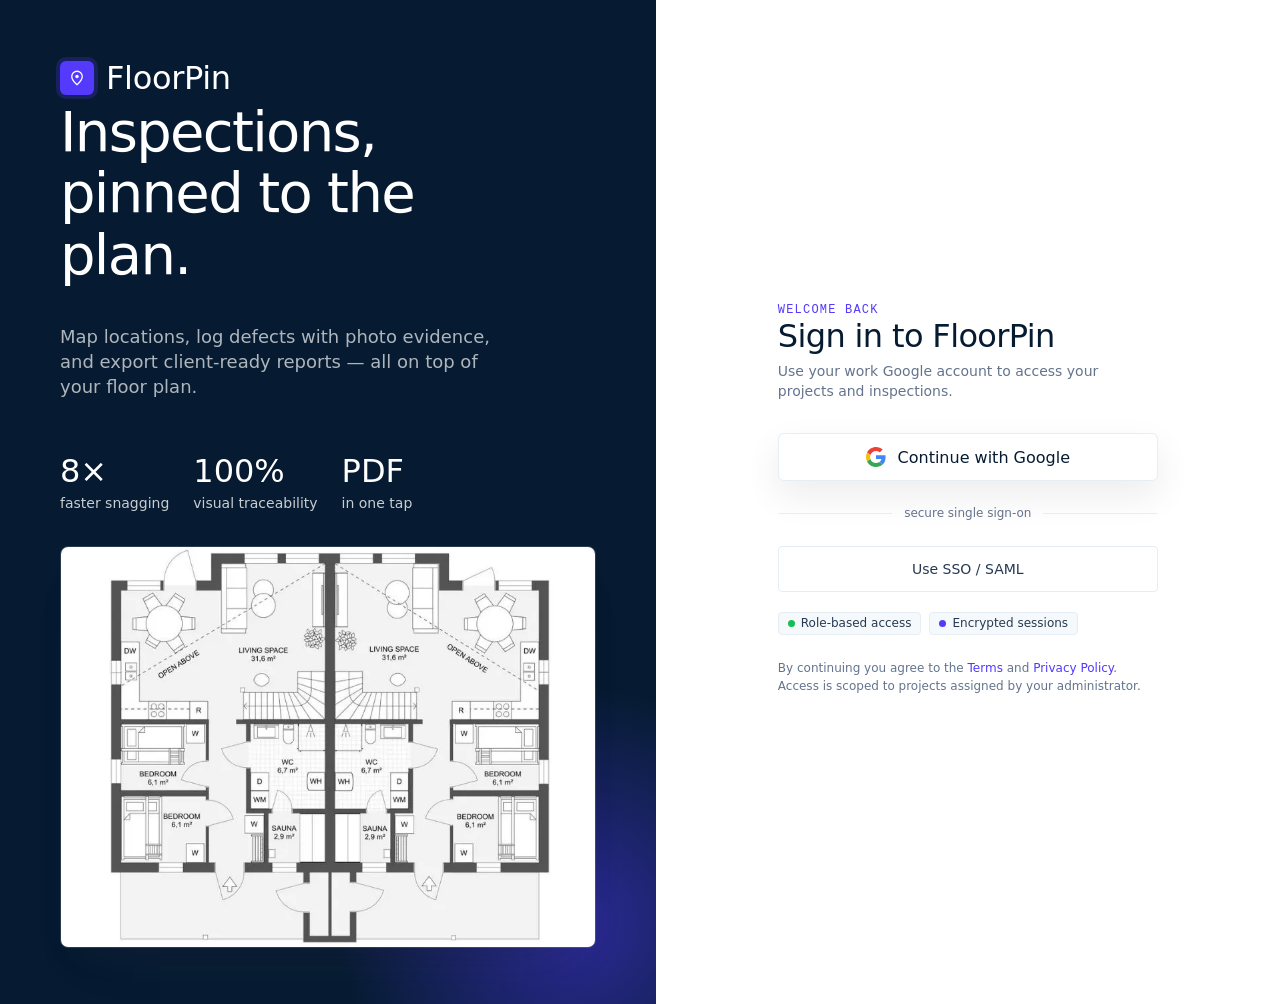
<file: reference-design/15f0753a-6ec9-4922-90b7-a7ff50118082/index.html>
<!doctype html>
<html lang="en">
<head>
<meta charset="utf-8">
<meta name="viewport" content="width=device-width, initial-scale=1, viewport-fit=cover">
<title>FloorPin — Sign in</title>
<link rel="stylesheet" href="assets/app.css">
<style>
  body { background: var(--bg); }
  .login { display: grid; grid-template-columns: 1.05fr 1fr; min-height: 100vh; min-height: 100dvh; }

  /* left: brand panel */
  .promo { background: var(--fg); color: #fff; padding: 56px 60px; display: flex; flex-direction: column; position: relative; overflow: hidden; }
  .promo::after { content:""; position:absolute; right:-160px; bottom:-160px; width:480px; height:480px; border-radius:50%;
    background: radial-gradient(circle, color-mix(in oklab,var(--accent),transparent 50%), transparent 70%); }
  .promo .brand { padding: 0; }
  .promo .brand .name { font-size: var(--text-2xl); }
  .promo h1 { color: #fff; font-size: var(--text-4xl); letter-spacing: -0.03em; margin: auto 0 var(--space-5); max-width: 12ch; }
  .promo p { color: color-mix(in oklab,#fff,transparent 32%); font-size: var(--text-lg); font-weight: 300; max-width: 38ch; }
  .promo .feats { display: flex; gap: var(--space-6); margin-top: var(--space-8); position: relative; z-index: 1; }
  .promo .feats div { font-size: var(--text-sm); color: color-mix(in oklab,#fff,transparent 22%); }
  .promo .feats b { display:block; font-family: var(--font-display); font-weight: 300; font-size: var(--text-2xl); color:#fff; font-feature-settings:"tnum"; }
  .promo .mock { position:relative; z-index:1; margin-top: var(--space-8); border-radius: var(--radius-lg); overflow:hidden;
    border: 1px solid color-mix(in oklab,#fff,transparent 86%); box-shadow: var(--elev-raised); }
  .promo .mock img { display:block; width:100%; }

  /* right: sign-in card */
  .signin { display: grid; place-items: center; padding: var(--space-8); }
  .signin-card { width: 100%; max-width: 380px; }
  .signin-card .eyebrow { margin-bottom: var(--space-3); }
  .signin-card h2 { font-size: var(--text-2xl); }
  .signin-card .lede { color: var(--muted); font-size: var(--text-sm); margin: var(--space-2) 0 var(--space-8); }
  .gbtn { display: flex; align-items: center; justify-content: center; gap: var(--space-3); width: 100%; min-height: 48px;
    background: #fff; color: var(--fg); border: 1px solid var(--border); border-radius: var(--radius-md); font-size: var(--text-base);
    cursor: pointer; box-shadow: var(--elev-ambient); transition: box-shadow var(--motion-fast) var(--ease-standard), background var(--motion-fast); }
  .gbtn:hover { box-shadow: var(--elev-raised); background: var(--surface-warm); }
  .gbtn svg { width: 20px; height: 20px; }
  .divider { display:flex; align-items:center; gap: var(--space-3); color: var(--muted); font-size: var(--text-xs); margin: var(--space-6) 0; }
  .divider::before, .divider::after { content:""; height:1px; background: var(--border); flex:1; }
  .legal { font-size: var(--text-xs); color: var(--muted); margin-top: var(--space-6); line-height: 1.5; }
  .legal a { color: var(--accent); }
  .badge-row { display:flex; gap:8px; margin-top: var(--space-5); }
  @media (max-width: 860px){ .login{ grid-template-columns: 1fr; } .promo{ display:none; } }
</style>
</head>
<body>
<div class="login">
  <section class="promo">
    <a class="brand" href="#"><span class="logo"><svg viewBox="0 0 24 24"><path d="M12 21s7-6.3 7-11a7 7 0 1 0-14 0c0 4.7 7 11 7 11Z" fill="none" stroke="#fff" stroke-width="1.7"/><circle cx="12" cy="10" r="2.3" fill="#fff"/></svg></span><span class="name">Floor<b>Pin</b></span></a>
    <h1>Inspections, pinned to the plan.</h1>
    <p>Map locations, log defects with photo evidence, and export client-ready reports — all on top of your floor plan.</p>
    <div class="feats">
      <div><b>8×</b> faster snagging</div>
      <div><b>100%</b> visual traceability</div>
      <div><b>PDF</b> in one tap</div>
    </div>
    <div class="mock"><img src="assets/floor-plan.webp" alt="FloorPin floor plan preview"></div>
  </section>

  <section class="signin">
    <div class="signin-card">
      <span class="eyebrow">Welcome back</span>
      <h2>Sign in to FloorPin</h2>
      <p class="lede">Use your work Google account to access your projects and inspections.</p>

      <button class="gbtn" id="googleBtn">
        <svg viewBox="0 0 48 48"><path fill="#EA4335" d="M24 9.5c3.54 0 6.71 1.22 9.21 3.6l6.85-6.85C35.9 2.38 30.47 0 24 0 14.62 0 6.51 5.38 2.56 13.22l7.98 6.19C12.43 13.72 17.74 9.5 24 9.5Z"/><path fill="#4285F4" d="M46.98 24.55c0-1.57-.15-3.09-.38-4.55H24v9.02h12.94c-.58 2.96-2.26 5.48-4.78 7.18l7.73 6c4.51-4.18 7.09-10.36 7.09-17.65Z"/><path fill="#FBBC05" d="M10.53 28.59c-.48-1.45-.76-2.99-.76-4.59s.27-3.14.76-4.59l-7.98-6.19C.92 16.46 0 20.12 0 24c0 3.88.92 7.54 2.56 10.78l7.97-6.19Z"/><path fill="#34A853" d="M24 48c6.48 0 11.93-2.13 15.89-5.81l-7.73-6c-2.15 1.45-4.92 2.3-8.16 2.3-6.26 0-11.57-4.22-13.47-9.91l-7.98 6.19C6.51 42.62 14.62 48 24 48Z"/></svg>
        Continue with Google
      </button>

      <div class="divider">secure single sign-on</div>
      <button class="btn btn-neutral" style="width:100%;min-height:46px" id="ssoBtn">Use SSO / SAML</button>

      <div class="badge-row">
        <span class="badge"><span class="dot" style="background:var(--success)"></span>Role-based access</span>
        <span class="badge"><span class="dot" style="background:var(--accent)"></span>Encrypted sessions</span>
      </div>

      <p class="legal">By continuing you agree to the <a href="#">Terms</a> and <a href="#">Privacy Policy</a>. Access is scoped to projects assigned by your administrator.</p>
    </div>
  </section>
</div>
<script>
  const go = () => { location.href = "floorplan.html"; };
  document.getElementById("googleBtn").onclick = go;
  document.getElementById("ssoBtn").onclick = go;
</script>
</body>
</html>
</file>
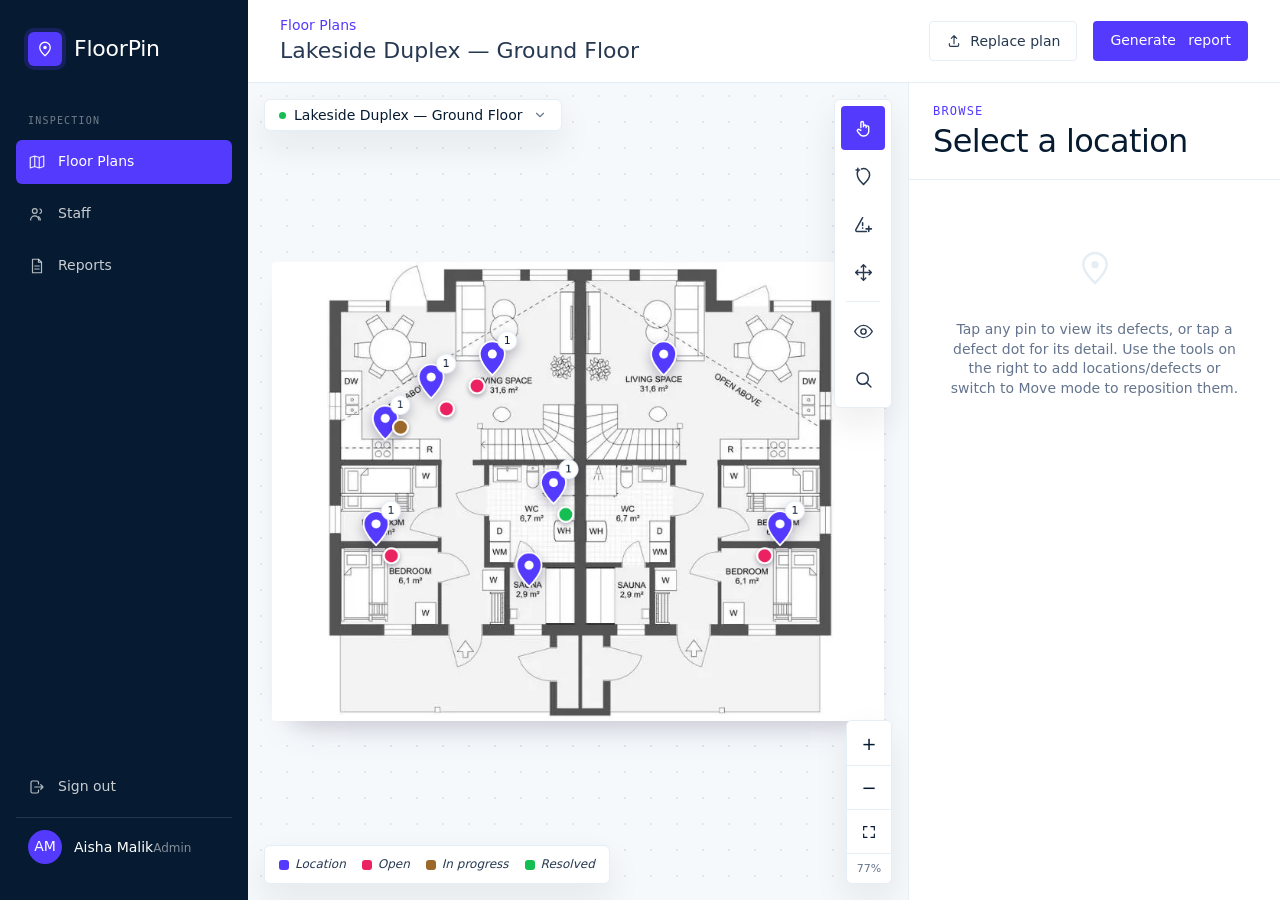
<file: reference-design/15f0753a-6ec9-4922-90b7-a7ff50118082/floorplan.html>
<!doctype html>
<html lang="en">
<head>
<meta charset="utf-8">
<meta name="viewport" content="width=device-width, initial-scale=1, viewport-fit=cover">
<title>FloorPin — Floor Plan</title>
<link rel="stylesheet" href="assets/app.css">
<style>
  .main { height: 100vh; height: 100dvh; overflow: hidden; }
  .fp-content { flex: 1; min-height: 0; display: grid; grid-template-columns: 1fr 372px; }

  /* ── Viewer ── */
  .viewer-wrap { position: relative; min-width: 0; background: var(--surface-warm); overflow: hidden; }
  .viewer { position: absolute; inset: 0; overflow: hidden; cursor: grab; touch-action: none;
    background-image: radial-gradient(circle, color-mix(in oklab,var(--fg),transparent 92%) 1px, transparent 1px);
    background-size: 26px 26px; }
  .viewer.panning { cursor: grabbing; }
  .stage { position: absolute; top: 0; left: 0; transform-origin: 0 0; will-change: transform; }
  .plan-img { display: block; width: auto; height: auto; max-width: none; user-select: none; -webkit-user-drag: none;
    border-radius: var(--radius-sm); box-shadow: var(--elev-raised); background: #fff; }

  /* pins live INSIDE the stage → locked to the same plan coordinate at any zoom */
  .pin { position: absolute; transform: translate(-50%, -100%); }
  .stage.pins-hidden .pin, .stage.pins-hidden .dpin { display: none; }
  .viewer.move-mode .pin .mark, .viewer.move-mode .dpin .ddot { cursor: move; }
  /* defect markers — small status dots, anchored to their own plan coordinate */
  .dpin { position: absolute; transform: translate(-50%, -50%); z-index: 1; }
  .dpin .ddot { transform: scale(var(--inv,1)); transform-origin: center; width: 17px; height: 17px; border-radius: 50%;
    border: 2.5px solid #fff; box-shadow: 0 2px 5px rgba(3,3,39,.34); cursor: pointer; transition: transform var(--motion-fast) var(--ease-standard); }
  .dpin .ddot:hover { transform: scale(calc(var(--inv,1) * 1.3)); }
  .dpin.sel .ddot { box-shadow: 0 0 0 3px color-mix(in oklab,var(--accent),transparent 55%), 0 2px 5px rgba(3,3,39,.34); }
  .dpin .tag { position: absolute; left: 50%; bottom: calc(100% + 6px); transform: translateX(-50%) scale(var(--inv,1));
    transform-origin: 50% 100%; background: var(--fg); color: #fff; font-size: 11px; padding: 3px 8px; border-radius: var(--radius-sm);
    white-space: nowrap; pointer-events: none; opacity: 0; transition: opacity var(--motion-fast); z-index: 3; }
  .dpin .ddot:hover + .tag, .dpin.sel .tag { opacity: 1; }
  .pin .mark { position: relative; transform: scale(var(--inv,1)); transform-origin: 50% 100%;
    cursor: pointer; filter: drop-shadow(0 4px 6px rgba(3,3,39,.28)); transition: transform var(--motion-fast) var(--ease-standard); }
  .pin .mark:hover { transform: scale(calc(var(--inv,1) * 1.12)); }
  .pin .mark svg { width: 30px; height: 38px; display: block; }
  .pin .count { position: absolute; top: -7px; right: -9px; min-width: 18px; height: 18px; padding: 0 4px;
    border-radius: var(--radius-pill); background: #fff; color: var(--fg); font-size: 11px; font-weight: 400;
    display: grid; place-items: center; box-shadow: var(--elev-ring); font-feature-settings:"tnum"; }
  .pin.selected .mark { transform: scale(calc(var(--inv,1) * 1.18)); }
  .pin.selected .mark::after { content:""; position: absolute; left: 50%; bottom: -4px; width: 30px; height: 10px;
    transform: translateX(-50%); border-radius: 50%; background: color-mix(in oklab,var(--accent),transparent 65%); }
  .pin .tag { position: absolute; left: 50%; bottom: calc(100% + 4px); transform: translateX(-50%) scale(var(--inv,1));
    transform-origin: 50% 100%; background: var(--fg); color: #fff; font-size: 11px; padding: 3px 8px; border-radius: var(--radius-sm);
    white-space: nowrap; pointer-events: none; opacity: 0; transition: opacity var(--motion-fast); }
  .pin .mark:hover + .tag, .pin.selected .tag { opacity: 1; }

  /* ── Top-left plan name pill ── */
  .plan-name { position: absolute; top: var(--space-4); left: var(--space-4); z-index: 6;
    background: #fff; border: 1px solid var(--border); border-radius: var(--radius-md); box-shadow: var(--elev-ambient);
    padding: 7px 14px; font-size: var(--text-sm); color: var(--fg); display: flex; align-items: center; gap: 8px; }
  .plan-name .dotlive { width: 7px; height: 7px; border-radius: 50%; background: var(--success); }
  .plan-name { cursor: pointer; font-family: inherit; }
  .plan-name:hover { background: var(--surface-warm); }
  .plan-name .chev { width: 14px; height: 14px; color: var(--muted); margin-left: 2px; }
  .plan-menu { position: absolute; top: calc(var(--space-4) + 46px); left: var(--space-4); z-index: 8; width: 300px;
    background: #fff; border: 1px solid var(--border); border-radius: var(--radius-md); box-shadow: var(--elev-raised); padding: 6px; display: none; }
  .plan-menu.show { display: block; }
  .pm-item { display: flex; align-items: center; gap: 10px; padding: 8px 10px; border-radius: var(--radius-sm); cursor: pointer;
    width: 100%; text-align: left; border: none; background: none; font: inherit; color: var(--fg-2); }
  .pm-item:hover { background: var(--surface-warm); }
  .pm-item.active { background: color-mix(in oklab,var(--accent),transparent 92%); }
  .pm-item img { width: 42px; height: 32px; object-fit: cover; border-radius: 4px; border: 1px solid var(--border); flex: none; }
  .pm-item .nm { color: var(--fg); font-size: var(--text-sm); line-height: 1.25; }
  .pm-item .mt { font-size: var(--text-xs); color: var(--muted); font-feature-settings:"tnum"; }
  .pm-foot { display: flex; gap: 6px; border-top: 1px solid var(--border); margin-top: 6px; padding-top: 6px; }
  .pm-foot a { flex: 1; text-align: center; font-size: var(--text-xs); padding: 9px; border-radius: var(--radius-sm); color: var(--accent); }
  .pm-foot a:hover { background: var(--surface-warm); }
  .mode-chip { position: absolute; top: var(--space-4); left: 50%; transform: translateX(-50%); z-index: 6;
    background: var(--fg); color: #fff; border-radius: var(--radius-pill); padding: 6px 14px; font-size: var(--text-xs);
    display: none; align-items: center; gap: 8px; box-shadow: var(--elev-ambient); }
  .mode-chip.show { display: inline-flex; }
  .mode-chip .k { width: 7px; height: 7px; border-radius: 50%; background: var(--accent); }

  /* ── Right-side icon toolbar ── */
  .fp-tools { position: absolute; top: var(--space-4); right: var(--space-4); z-index: 7; display: flex; flex-direction: column; gap: 4px;
    background: #fff; border: 1px solid var(--border); border-radius: var(--radius-md); padding: 6px; box-shadow: var(--elev-ambient); }
  .fp-tools button { width: 44px; height: 44px; border: none; background: #fff; border-radius: var(--radius-sm); color: var(--fg-2);
    cursor: pointer; display: grid; place-items: center; transition: background var(--motion-fast) var(--ease-standard), color var(--motion-fast); }
  .fp-tools button svg { width: 21px; height: 21px; }
  .fp-tools button:hover { background: var(--surface-warm); color: var(--fg); }
  .fp-tools button.on { background: var(--accent); color: #fff; }
  .fp-tools .tdiv { height: 1px; background: var(--border); margin: 3px 5px; }

  /* ── Search panel (anchored left of the toolbar) ── */
  .fp-search { position: absolute; top: var(--space-4); right: 78px; z-index: 7; width: 268px;
    background: #fff; border: 1px solid var(--border); border-radius: var(--radius-md); box-shadow: var(--elev-raised);
    padding: 8px; display: none; }
  .fp-search.show { display: block; }
  .fp-search input { width: 100%; border: 1px solid var(--border); border-radius: var(--radius-sm); padding: 9px 12px;
    font-family: inherit; font-size: var(--text-sm); color: var(--fg); min-height: 40px; }
  .fp-search input:focus-visible { border-color: var(--accent); box-shadow: var(--focus-ring); }
  .sresults { margin-top: 6px; max-height: 240px; overflow-y: auto; }
  .sresult { display: flex; align-items: center; gap: 10px; padding: 9px 10px; border-radius: var(--radius-sm); cursor: pointer; font-size: var(--text-sm); color: var(--fg-2); }
  .sresult:hover { background: var(--surface-warm); }
  .sresult .sw { width: 9px; height: 9px; border-radius: 3px; flex: none; }
  .sresult .ct { margin-left: auto; font-size: var(--text-xs); color: var(--muted); font-feature-settings:"tnum"; }
  .sresult .nm { color: var(--fg); }
  .sempty { padding: 12px 10px; color: var(--muted); font-size: var(--text-sm); }

  /* ── Zoom controls (bottom-right) ── */
  .zoomctl { position: absolute; bottom: var(--space-4); right: var(--space-4); z-index: 6; display: flex; flex-direction: column;
    background: #fff; border: 1px solid var(--border); border-radius: var(--radius-md); box-shadow: var(--elev-ambient); overflow: hidden; }
  .zoomctl button { width: 44px; height: 44px; border: none; background: #fff; color: var(--fg); cursor: pointer; display: grid; place-items: center; font-size: 18px; }
  .zoomctl button + button { border-top: 1px solid var(--border); }
  .zoomctl button:hover { background: var(--surface-warm); }
  .zoomctl .zlevel { font-size: 11px; color: var(--muted); height: 30px; font-feature-settings:"tnum"; border-top: 1px solid var(--border); display: grid; place-items: center; }

  .legend { position: absolute; bottom: var(--space-4); left: var(--space-4); z-index: 6; background: #fff; border: 1px solid var(--border);
    border-radius: var(--radius-md); box-shadow: var(--elev-ambient); padding: 10px 14px; display: flex; gap: var(--space-4); font-size: var(--text-xs); color: var(--fg-2); }
  .legend i { display: inline-flex; align-items: center; gap: 6px; }
  .legend .sw { width: 10px; height: 10px; border-radius: 3px; }

  .hint { position: absolute; bottom: 78px; left: 50%; transform: translateX(-50%); z-index: 6; pointer-events: none;
    background: color-mix(in oklab,var(--fg),transparent 6%); color: #fff; padding: 9px 16px; border-radius: var(--radius-pill);
    font-size: var(--text-sm); opacity: 0; transition: opacity var(--motion-base); white-space: nowrap; }
  .hint.show { opacity: 1; }

  /* ── Inspector ── */
  .inspector { border-left: 1px solid var(--border); background: var(--surface); display: flex; flex-direction: column; min-height: 0; }
  .insp-head { padding: var(--space-5) var(--space-6); border-bottom: 1px solid var(--border); }
  .insp-head .eyebrow { display:block; margin-bottom: 4px; }
  .insp-head h2 { font-size: var(--text-2xl); }
  .insp-body { flex: 1; overflow-y: auto; padding: var(--space-5) var(--space-6); }
  .insp-empty { color: var(--muted); font-size: var(--text-sm); text-align: center; padding: var(--space-12) var(--space-4); }
  .insp-empty svg { width: 40px; height: 40px; color: var(--border); margin-bottom: var(--space-3); }

  .defect { border: 1px solid var(--border); border-radius: var(--radius-md); padding: var(--space-3) var(--space-4); margin-bottom: var(--space-3); }
  .defect { cursor: pointer; transition: border-color var(--motion-fast) var(--ease-standard); }
  .defect:hover { border-color: #b9b9f9; }
  .defect .d-top { display: flex; justify-content: space-between; gap: var(--space-3); align-items: flex-start; }
  .defect h4 { font-family: var(--font-display); font-weight: 400; font-size: var(--text-base); color: var(--fg); }
  .defect p { font-size: var(--text-sm); color: var(--muted); margin: 6px 0 0; }
  .defect .d-foot { display: flex; align-items: center; gap: var(--space-3); margin-top: 10px; }
  .defect .d-foot .date { font-size: var(--text-xs); color: var(--muted); font-feature-settings:"tnum"; }
  .defect img.shot { width: 100%; height: 132px; object-fit: cover; border-radius: var(--radius-sm); border: 1px solid var(--border); margin-top: 10px; }
  .defect select.statussel { font-size: var(--text-xs); padding: 3px 6px; min-height: 28px; width: auto; border-radius: var(--radius-sm); border: 1px solid var(--border); background:#fff; color: var(--fg-2); }

  .photo-drop { border: 1px dashed #362baa; border-radius: var(--radius-sm); padding: var(--space-3); text-align: center; color: var(--accent);
    font-size: var(--text-sm); cursor: pointer; background: color-mix(in oklab,var(--accent),transparent 96%); display:flex; align-items:center; justify-content:center; gap:8px; }
  .photo-drop svg { width: 18px; height: 18px; }
  .photo-prev { display: flex; gap: 8px; flex-wrap: wrap; margin-top: 8px; }
  .photo-prev img { width: 56px; height: 56px; object-fit: cover; border-radius: var(--radius-sm); border: 1px solid var(--border); }

  .loc-rename { display: flex; gap: 8px; margin-top: var(--space-3); }
  .loc-rename input { flex: 1; }

  .insp-close { position: absolute; top: 14px; right: 16px; width: 36px; height: 36px; border: 1px solid var(--border);
    background: #fff; border-radius: var(--radius-sm); cursor: pointer; display: none; place-items: center; color: var(--fg-2); }
  .insp-head { position: relative; }

  /* ── Tablet + mobile: inspector becomes a slide-up bottom sheet ── */
  @media (max-width: 980px){
    .fp-content { grid-template-columns: 1fr; }
    .inspector {
      position: fixed; left: 0; right: 0; bottom: var(--kb, 0px); z-index: 40;
      max-height: 80vh; max-height: min(80dvh, calc(100dvh - var(--kb, 0px) - 16px)); border-left: none; border-top: 1px solid var(--border);
      border-radius: 18px 18px 0 0; box-shadow: 0 -14px 44px rgba(3,3,39,.24);
      transform: translateY(102%); transition: transform var(--motion-base) var(--ease-standard);
    }
    .inspector.open { transform: translateY(0); }
    .inspector::before { content:""; position: absolute; top: 8px; left: 50%; transform: translateX(-50%);
      width: 42px; height: 4px; border-radius: 99px; background: var(--border); z-index: 2; }
    .insp-head { padding-top: 22px; }
    .insp-close { display: grid; }
    .insp-body { padding-bottom: max(var(--space-6), env(safe-area-inset-bottom)); }
  }

  /* ── Phone: compact top bar, smaller chrome ── */
  @media (max-width: 600px){
    .topbar { padding: 10px 14px; gap: 8px; min-height: 58px; }
    .topbar .crumb { display: none; }
    .topbar .title { font-size: var(--text-lg); }
    #replaceBtn .lbl, .btn .lbl { display: none; }
    .fp-tools button, .zoomctl button { width: 40px; height: 40px; }
    .fp-search { right: 64px; width: min(248px, calc(100vw - 84px)); }
    .legend { gap: 10px; padding: 8px 10px; font-size: 10px; }
    .legend i:nth-child(n+3) { display: none; }
    .mode-chip { font-size: 10px; padding: 5px 10px; }
  }
</style>
</head>
<body data-page="plans">
<div class="app" data-shell>
  <main class="main">
    <header class="topbar">
      <div>
        <div class="crumb"><a href="plans.html">Floor Plans</a></div>
        <div class="title" id="planTitle">Floor plan</div>
      </div>
      <div class="grow"></div>
      <button class="btn btn-neutral" id="replaceBtn">
        <svg viewBox="0 0 24 24"><path d="M12 16V4m0 0 4 4m-4-4-4 4M5 16v2a2 2 0 0 0 2 2h10a2 2 0 0 0 2-2v-2" stroke="currentColor" stroke-width="1.7" fill="none" stroke-linecap="round" stroke-linejoin="round"/></svg>
        <span class="lbl">Replace plan</span>
      </button>
      <a class="btn btn-primary" href="report.html"><span class="lbl">Generate&nbsp;</span>report</a>
    </header>

    <div class="fp-content">
      <div class="viewer-wrap">
        <button class="plan-name" id="planSwitch" title="Switch floor plan"><span class="dotlive"></span><span id="planLabel">Floor plan</span><svg class="chev" viewBox="0 0 24 24"><path d="M6 9l6 6 6-6" fill="none" stroke="currentColor" stroke-width="2" stroke-linecap="round"/></svg></button>
        <div class="plan-menu" id="planMenu"></div>
        <div class="mode-chip" id="modeChip"><span class="k"></span><span id="modeChipText"></span></div>

        <!-- right-side icon toolbar -->
        <div class="fp-tools" role="toolbar" aria-label="Map tools">
          <button data-tool="browse" class="on" title="Browse — zoom, pan, view defects">
            <svg viewBox="0 0 24 24"><path d="M9 11V5.5a1.5 1.5 0 0 1 3 0V10m0-.5a1.5 1.5 0 0 1 3 0V11m0-.5a1.5 1.5 0 0 1 3 0v4.5a5.5 5.5 0 0 1-5.5 5.5h-1.2a4 4 0 0 1-3-1.4l-3.2-3.8a1.5 1.5 0 0 1 2.2-2L9 14" fill="none" stroke="currentColor" stroke-width="1.6" stroke-linecap="round" stroke-linejoin="round"/></svg>
          </button>
          <button data-tool="addloc" title="Add location — tap the plan to place a marker">
            <svg viewBox="0 0 24 24"><path d="M12 21s7-6.3 7-11a7 7 0 0 0-9.3-6.6" fill="none" stroke="currentColor" stroke-width="1.7" stroke-linecap="round"/><path d="M5.3 6.2A7 7 0 0 0 5 10c0 4.7 7 11 7 11" fill="none" stroke="currentColor" stroke-width="1.7" stroke-linecap="round"/><path d="M3.5 4.5h4M5.5 2.5v4" stroke="currentColor" stroke-width="1.7" stroke-linecap="round"/></svg>
          </button>
          <button data-tool="adddef" title="Add defect — tap a location pin">
            <svg viewBox="0 0 24 24"><path d="M11 4.2 3.3 17.8A1.5 1.5 0 0 0 4.6 20h10.8" fill="none" stroke="currentColor" stroke-width="1.7" stroke-linecap="round" stroke-linejoin="round"/><path d="M11 10v3" stroke="currentColor" stroke-width="1.8" stroke-linecap="round"/><circle cx="11" cy="16" r="1" fill="currentColor"/><path d="M18 14v6M15 17h6" stroke="currentColor" stroke-width="1.8" stroke-linecap="round"/></svg>
          </button>
          <button data-tool="move" title="Move — drag pins &amp; defects to reposition">
            <svg viewBox="0 0 24 24"><path d="M12 3v18M3 12h18M12 3l-2.6 2.6M12 3l2.6 2.6M12 21l-2.6-2.6M12 21l2.6-2.6M3 12l2.6-2.6M3 12l2.6 2.6M21 12l-2.6-2.6M21 12l-2.6 2.6" fill="none" stroke="currentColor" stroke-width="1.6" stroke-linecap="round" stroke-linejoin="round"/></svg>
          </button>
          <div class="tdiv"></div>
          <button data-tool="hide" title="Show / hide pins">
            <svg viewBox="0 0 24 24" id="eyeIcon"><path d="M2 12s4-7 10-7 10 7 10 7-4 7-10 7S2 12 2 12Z" fill="none" stroke="currentColor" stroke-width="1.7"/><circle cx="12" cy="12" r="3" fill="none" stroke="currentColor" stroke-width="1.7"/></svg>
          </button>
          <button data-tool="search" title="Search locations">
            <svg viewBox="0 0 24 24"><circle cx="11" cy="11" r="6.5" fill="none" stroke="currentColor" stroke-width="1.7"/><path d="m16 16 4.5 4.5" stroke="currentColor" stroke-width="1.7" stroke-linecap="round"/></svg>
          </button>
        </div>

        <div class="fp-search" id="fpSearch">
          <input id="searchInp" placeholder="Search locations…" autocomplete="off">
          <div class="sresults" id="sResults"></div>
        </div>

        <div class="viewer" id="viewer">
          <div class="stage" id="stage">
            <img class="plan-img" id="planImg" src="assets/floor-plan.webp" alt="Floor plan" draggable="false">
            <!-- pins injected here -->
          </div>
        </div>

        <div class="hint" id="hint"></div>

        <div class="legend">
          <i><span class="sw" style="background:var(--accent)"></span> Location</i>
          <i><span class="sw" style="background:var(--st-open)"></span> Open</i>
          <i><span class="sw" style="background:var(--st-progress)"></span> In&nbsp;progress</i>
          <i><span class="sw" style="background:var(--st-resolved)"></span> Resolved</i>
        </div>

        <div class="zoomctl">
          <button id="zin" title="Zoom in">+</button>
          <button id="zout" title="Zoom out">−</button>
          <button id="zfit" title="Fit to screen"><svg viewBox="0 0 24 24" width="16" height="16"><path d="M4 9V4h5M20 9V4h-5M4 15v5h5M20 15v5h-5" fill="none" stroke="currentColor" stroke-width="1.8" stroke-linecap="round"/></svg></button>
          <div class="zlevel"><span id="zlevel">100%</span></div>
        </div>
      </div>

      <aside class="inspector">
        <div class="insp-head">
          <button class="insp-close" id="inspClose" aria-label="Close details">
            <svg viewBox="0 0 24 24" width="18" height="18"><path d="M6 6l12 12M18 6 6 18" stroke="currentColor" stroke-width="1.8" stroke-linecap="round"/></svg>
          </button>
          <span class="eyebrow" id="inspKicker">Browse</span>
          <h2 id="inspTitle">Nothing selected</h2>
        </div>
        <div class="insp-body" id="inspBody"></div>
      </aside>
    </div>
  </main>
</div>

<input type="file" id="planFile" accept="image/png,image/jpeg,image/webp" hidden>
<input type="file" id="photoFile" accept="image/*" capture="environment" hidden multiple>

<script src="assets/shell.js"></script>
<script>
(function(){
  "use strict";
  const $ = s => document.querySelector(s);
  const SVG_PIN = c =>
    `<svg viewBox="0 0 24 30"><path d="M12 29s10-9.2 10-17A10 10 0 1 0 2 12c0 7.8 10 17 10 17Z" fill="${c}" stroke="#fff" stroke-width="1.4"/><circle cx="12" cy="12" r="3.6" fill="#fff"/></svg>`;

  // ── resolve the active plan from URL (?plan=) or last-opened, load its data from the shared store ──
  const FP = window.FloorPin;
  const plansList = FP.plans();
  const params = new URLSearchParams(location.search);
  const planId = (params.get("plan") && plansList.some(p => p.id === params.get("plan"))) ? params.get("plan") : FP.lastPlan();
  FP.setLastPlan(planId);
  const plan = FP.plan(planId) || plansList[0];

  let locations = FP.locations(planId);
  let selectedId = null;
  let selectedDefId = null;   // when a single defect is open
  let mode = "browse";        // 'browse' | 'addloc' | 'adddef'
  let substate = "pickLocation";  // adddef sub-step: 'pickLocation' → 'placePin'
  let pendingLocId = null;
  let pinsHidden = false;
  let nextId = 1000;

  function save(){ FP.saveLocations(planId, locations); }

  const viewer = $("#viewer"), stage = $("#stage"), planImg = $("#planImg");
  $("#planTitle").textContent = plan.name;
  $("#planLabel").textContent = plan.name;
  let scale = 1, tx = 0, ty = 0;
  function apply(){
    stage.style.transform = `translate(${tx}px,${ty}px) scale(${scale})`;
    stage.style.setProperty("--inv", 1/scale);   // counter-scales pins → constant on-screen size
    $("#zlevel").textContent = Math.round(scale*100) + "%";
  }
  function fit(){
    const vw = viewer.clientWidth, vh = viewer.clientHeight;
    const iw = planImg.clientWidth || planImg.naturalWidth, ih = planImg.clientHeight || planImg.naturalHeight;
    if(!iw || !ih) return;
    const pad = 48;
    scale = Math.min((vw-pad)/iw, (vh-pad)/ih, 1.4);
    tx = (vw - iw*scale)/2; ty = (vh - ih*scale)/2;
    apply();
  }
  function zoomAt(cx, cy, factor){
    const ns = Math.min(Math.max(scale*factor, 0.3), 6);
    const k = ns/scale;
    tx = cx - (cx - tx)*k; ty = cy - (cy - ty)*k;
    scale = ns; apply();
  }
  function centerOn(loc){
    const iw = planImg.clientWidth, ih = planImg.clientHeight;
    const px = (loc.x/100)*iw, py = (loc.y/100)*ih;
    if(scale < 1.2){ scale = 1.4; }
    tx = viewer.clientWidth/2 - px*scale;
    ty = viewer.clientHeight/2 - py*scale;
    apply();
  }
  $("#zin").onclick = () => zoomAt(viewer.clientWidth/2, viewer.clientHeight/2, 1.25);
  $("#zout").onclick = () => zoomAt(viewer.clientWidth/2, viewer.clientHeight/2, 0.8);
  $("#zfit").onclick = fit;
  viewer.addEventListener("wheel", e => {
    e.preventDefault();
    const r = viewer.getBoundingClientRect();
    zoomAt(e.clientX-r.left, e.clientY-r.top, e.deltaY < 0 ? 1.12 : 0.89);
  }, {passive:false});

  // ── pointer: pan / tap-to-add / select / drag-to-move ──
  let pointer = null;     // {x,y,tx,ty,kind,id,moved}
  const pointers = new Map();   // active touch points (for pinch)
  let pinch = null;
  const dist2 = (a,b) => Math.hypot(a.x-b.x, a.y-b.y);
  const mid2  = (a,b) => ({ x:(a.x+b.x)/2, y:(a.y+b.y)/2 });
  viewer.addEventListener("pointerdown", e => {
    pointers.set(e.pointerId, { x:e.clientX, y:e.clientY });
    if(pointers.size === 2){                          // second finger → enter pinch, cancel single-touch
      pointer = null; viewer.classList.remove("panning");
      const p = [...pointers.values()];
      pinch = { dist: dist2(p[0], p[1]), mid: mid2(p[0], p[1]) };
      try { viewer.setPointerCapture(e.pointerId); } catch(_){}
      return;
    }
    if(pointers.size > 2) return;
    // defect-placement step: any click drops the pin (a drag still pans)
    if(mode === "adddef" && substate === "placePin"){
      pointer = { x:e.clientX, y:e.clientY, tx, ty, kind:"place", moved:false };
      viewer.classList.add("panning"); viewer.setPointerCapture(e.pointerId); return;
    }
    const dpinEl = e.target.closest(".dpin");
    if(dpinEl && !pinsHidden){
      e.stopPropagation();
      pointer = { x:e.clientX, y:e.clientY, kind:"dpin", id:+dpinEl.dataset.loc, did:+dpinEl.dataset.did, moved:false };
      if(mode === "browse") selectDefect(+dpinEl.dataset.loc, +dpinEl.dataset.did);   // click a defect dot → open that defect
      viewer.setPointerCapture(e.pointerId); return;
    }
    const pinEl = e.target.closest(".pin");
    if(pinEl && !pinsHidden){
      e.stopPropagation();
      const id = +pinEl.dataset.id;
      pointer = { x:e.clientX, y:e.clientY, kind: (mode==="adddef" ? "pinadd" : "pin"), id, moved:false };
      if(mode === "browse") selectLoc(id);     // single click → view its defects
      viewer.setPointerCapture(e.pointerId);
      return;
    }
    pointer = { x:e.clientX, y:e.clientY, tx, ty, kind:"pan", moved:false };
    viewer.classList.add("panning");
    viewer.setPointerCapture(e.pointerId);
  });
  viewer.addEventListener("pointermove", e => {
    if(pointers.has(e.pointerId)) pointers.set(e.pointerId, { x:e.clientX, y:e.clientY });
    if(pinch && pointers.size >= 2){                  // two-finger pinch zoom + pan
      const p = [...pointers.values()];
      const nd = dist2(p[0], p[1]), nm = mid2(p[0], p[1]);
      const r = viewer.getBoundingClientRect();
      if(pinch.dist > 0) zoomAt(nm.x - r.left, nm.y - r.top, nd / pinch.dist);
      tx += nm.x - pinch.mid.x; ty += nm.y - pinch.mid.y; apply();
      pinch.dist = nd; pinch.mid = nm;
      return;
    }
    if(!pointer) return;
    const dx = e.clientX - pointer.x, dy = e.clientY - pointer.y;
    if(Math.abs(dx) > 4 || Math.abs(dy) > 4) pointer.moved = true;
    if(pointer.kind === "pin" && mode === "move" && pointer.moved){
      // drag to reposition a marker (Move mode only)
      const r = stage.getBoundingClientRect();
      const loc = locations.find(l => l.id === pointer.id);
      loc.x = clampPct((e.clientX - r.left)/r.width*100);
      loc.y = clampPct((e.clientY - r.top)/r.height*100);
      positionPin(pointer.id);
    } else if(pointer.kind === "dpin" && mode === "move" && pointer.moved){
      // drag to reposition a defect dot
      const r = stage.getBoundingClientRect();
      const loc = locations.find(l => l.id === pointer.id);
      const d = loc && loc.defects.find(x => x.id === pointer.did);
      if(d){ d.x = clampPct((e.clientX - r.left)/r.width*100); d.y = clampPct((e.clientY - r.top)/r.height*100); positionDefect(pointer.did); }
    } else if(pointer.kind === "pan" || pointer.kind === "place"){
      tx = pointer.tx + dx; ty = pointer.ty + dy; apply();
    }
  });
  viewer.addEventListener("pointerup", e => {
    pointers.delete(e.pointerId);
    if(pinch){ if(pointers.size < 2){ pinch = null; pointer = null; } viewer.classList.remove("panning"); return; }
    viewer.classList.remove("panning");
    if(!pointer){ return; }
    if(pointer.kind === "pin"){
      if(pointer.moved && mode === "move") save();        // finished a drag-move
    } else if(pointer.kind === "dpin"){
      if(pointer.moved && mode === "move") save();        // finished dragging a defect dot
    } else if(pointer.kind === "pinadd"){
      if(!pointer.moved){                    // defect mode step 1: chose the location pin
        pendingLocId = pointer.id; substate = "placePin"; updateTools();
        flash("Now tap the map to drop the defect pin");
      }
    } else if(pointer.kind === "place"){
      if(!pointer.moved) placeDefectAt(e);   // defect mode step 2: pin placed → form opens
    } else if(pointer.kind === "pan"){
      if(!pointer.moved){
        if(mode === "addloc") addLocationAt(e);
        else if(mode === "adddef") flash("Tap a location pin to start");
        else selectLoc(null);                // browse: tap empty closes inspector
      }
    }
    pointer = null;
  });
  viewer.addEventListener("pointercancel", e => {
    pointers.delete(e.pointerId);
    if(pointers.size < 2) pinch = null;
    pointer = null; viewer.classList.remove("panning");
  });
  const clampPct = v => Math.max(1, Math.min(99, v));

  function addLocationAt(e){
    const r = stage.getBoundingClientRect();
    const x = clampPct((e.clientX - r.left)/r.width*100);
    const y = clampPct((e.clientY - r.top)/r.height*100);
    const loc = { id: nextId++, name:"New location", x, y, defects:[] };
    locations.push(loc); save();
    renderPins();
    setMode("browse");                        // one add, then back to browse
    selectLoc(loc.id, true);                  // open inspector with the name field focused
    flash("Location added — name it on the right");
  }

  function placeDefectAt(e){
    const loc = locations.find(l => l.id === pendingLocId);
    if(!loc){ setMode("browse"); return; }
    const r = stage.getBoundingClientRect();
    const coords = { x: clampPct((e.clientX - r.left)/r.width*100), y: clampPct((e.clientY - r.top)/r.height*100) };
    mode = "browse"; substate = "pickLocation"; pendingLocId = null; updateTools();  // leave add mode, keep the open form
    openAddDefect(loc, coords);               // pin placed → now show the form
  }

  // shared by the toolbar flow and the details-panel "Add defect" button
  function beginDefectPlacement(locId){
    mode = "adddef"; substate = "placePin"; pendingLocId = locId;
    updateTools();
    selectLoc(null);                          // close the details panel/sheet so the plan is tappable
    flash("Tap the map to drop the defect pin");
  }

  // ── pins ──
  function worstStatus(loc){
    if(!loc.defects.length) return "loc";
    if(loc.defects.some(d => d.status==="open")) return "open";
    if(loc.defects.some(d => d.status==="progress")) return "progress";
    return "resolved";
  }
  const COLORS = { loc:"#533afd", open:"#ea2261", progress:"#9b6829", resolved:"#15be53" };
  function renderPins(){
    stage.querySelectorAll(".pin, .dpin").forEach(n => n.remove());
    locations.forEach(loc => {
      const el = document.createElement("div");
      el.className = "pin" + (loc.id===selectedId ? " selected":"");
      el.dataset.id = loc.id;
      el.style.left = loc.x + "%"; el.style.top = loc.y + "%";
      const count = loc.defects.length;
      el.innerHTML = `<div class="mark">${SVG_PIN(COLORS.loc)}${count?`<span class="count">${count}</span>`:""}</div><div class="tag">${escapeHtml(loc.name)}</div>`;
      stage.appendChild(el);
      // defect dots, status-coloured, at their own placed coordinate
      loc.defects.forEach(d => {
        if(typeof d.x !== "number") return;
        const dp = document.createElement("div");
        dp.className = "dpin" + (d.id===selectedDefId ? " sel":"");
        dp.dataset.loc = loc.id; dp.dataset.did = d.id;
        dp.style.left = d.x + "%"; dp.style.top = d.y + "%";
        dp.innerHTML = `<div class="ddot" style="background:${COLORS[d.status] || COLORS.open}"></div><div class="tag">${escapeHtml(d.title)}</div>`;
        stage.appendChild(dp);
      });
    });
  }
  function positionPin(id){
    const loc = locations.find(l => l.id===id);
    const el = stage.querySelector(`.pin[data-id="${id}"]`);
    if(el){ el.style.left = loc.x+"%"; el.style.top = loc.y+"%"; }
  }
  function positionDefect(did){
    const el = stage.querySelector(`.dpin[data-did="${did}"]`);
    if(!el) return;
    for(const loc of locations){ const d = loc.defects.find(x => x.id===did); if(d){ el.style.left = d.x+"%"; el.style.top = d.y+"%"; return; } }
  }

  // ── tools / modes ──
  function updateTools(){
    document.querySelectorAll('.fp-tools [data-tool]').forEach(b => {
      if(["browse","addloc","adddef","move"].includes(b.dataset.tool)) b.classList.toggle("on", b.dataset.tool === mode);
    });
    viewer.style.cursor = (mode==="addloc"||mode==="adddef") ? "crosshair" : "grab";
    viewer.classList.toggle("move-mode", mode === "move");
    const chip = $("#modeChip");
    if(mode === "addloc"){ chip.classList.add("show"); $("#modeChipText").textContent = "Add location — tap the plan"; }
    else if(mode === "adddef"){ chip.classList.add("show");
      $("#modeChipText").textContent = substate === "placePin" ? "Now tap the map to drop the defect pin" : "Add defect — tap a location pin"; }
    else if(mode === "move"){ chip.classList.add("show"); $("#modeChipText").textContent = "Move mode — drag pins & defects to reposition"; }
    else chip.classList.remove("show");
  }
  function setMode(m){ mode = m; substate = "pickLocation"; pendingLocId = null; updateTools(); renderInspector(); }

  document.querySelectorAll('.fp-tools [data-tool]').forEach(b => b.onclick = () => {
    const t = b.dataset.tool;
    if(t === "browse" || t === "addloc" || t === "adddef" || t === "move"){
      closeSearch();
      setMode(t);
      if(t === "addloc") flash("Tap anywhere on the plan to drop a location");
      if(t === "adddef") flash("Tap a location pin to add a defect");
      if(t === "move") flash("Drag any pin or defect to reposition it");
    } else if(t === "hide"){
      pinsHidden = !pinsHidden;
      stage.classList.toggle("pins-hidden", pinsHidden);
      b.classList.toggle("on", pinsHidden);
      $("#eyeIcon").innerHTML = pinsHidden
        ? '<path d="M3 3l18 18M10.6 10.7a3 3 0 0 0 4 4M9.4 5.2A9.6 9.6 0 0 1 12 5c6 0 10 7 10 7a17 17 0 0 1-3.2 3.8M6.2 6.3A17 17 0 0 0 2 12s4 7 10 7a9.7 9.7 0 0 0 3-.5" fill="none" stroke="currentColor" stroke-width="1.7" stroke-linecap="round"/>'
        : '<path d="M2 12s4-7 10-7 10 7 10 7-4 7-10 7S2 12 2 12Z" fill="none" stroke="currentColor" stroke-width="1.7"/><circle cx="12" cy="12" r="3" fill="none" stroke="currentColor" stroke-width="1.7"/>';
      flash(pinsHidden ? "Pins hidden" : "Pins visible");
    } else if(t === "search"){
      toggleSearch();
    }
  });

  // ── search ──
  const searchPanel = $("#fpSearch"), searchInp = $("#searchInp");
  function toggleSearch(){
    const on = !searchPanel.classList.contains("show");
    searchPanel.classList.toggle("show", on);
    document.querySelector('[data-tool="search"]').classList.toggle("on", on);
    if(on){ searchInp.value = ""; renderResults(); searchInp.focus(); }
  }
  function closeSearch(){ searchPanel.classList.remove("show"); document.querySelector('[data-tool="search"]').classList.remove("on"); }
  function renderResults(){
    const q = (searchInp.value||"").toLowerCase();
    const list = locations.filter(l => l.name.toLowerCase().includes(q));
    const box = $("#sResults");
    if(!list.length){ box.innerHTML = '<div class="sempty">No matching locations</div>'; return; }
    box.innerHTML = list.map(l => {
      const color = COLORS[worstStatus(l)];
      return `<div class="sresult" data-id="${l.id}"><span class="sw" style="background:${color}"></span><span class="nm">${escapeHtml(l.name)}</span><span class="ct">${l.defects.length||""} ${l.defects.length?"defect"+(l.defects.length>1?"s":""):""}</span></div>`;
    }).join("");
    box.querySelectorAll(".sresult").forEach(r => r.onclick = () => {
      const loc = locations.find(l => l.id === +r.dataset.id);
      centerOn(loc); selectLoc(loc.id); closeSearch();
    });
  }
  searchInp.oninput = renderResults;
  searchInp.addEventListener("keydown", e => {
    if(e.key === "Enter"){ const first = $("#sResults .sresult"); if(first) first.click(); }
    if(e.key === "Escape") closeSearch();
  });

  // ── inspector ──
  function selectLoc(id, focusName){
    selectedId = id; selectedDefId = null;
    renderPins();
    renderInspector(focusName);
  }
  function selectDefect(locId, did){
    selectedId = locId; selectedDefId = did;
    renderPins();
    renderInspector();
  }
  function renderInspector(focusName){
    const loc = locations.find(l => l.id===selectedId);
    document.querySelector(".inspector").classList.toggle("open", !!loc);  // slide the bottom sheet up on tablet/mobile
    const kick = $("#inspKicker"), title = $("#inspTitle"), body = $("#inspBody");
    if(!loc){
      kick.textContent = mode==="addloc" ? "Add location" : mode==="adddef" ? "Add defect" : mode==="move" ? "Move" : "Browse";
      title.textContent = mode==="addloc" ? "Tap the plan to drop a marker"
                        : mode==="adddef" ? "Tap a pin to log a defect"
                        : mode==="move" ? "Drag to reposition"
                        : "Select a location";
      body.innerHTML = `<div class="insp-empty">
        <svg viewBox="0 0 24 24"><path d="M12 21s7-6.3 7-11a7 7 0 1 0-14 0c0 4.7 7 11 7 11Z" fill="none" stroke="currentColor" stroke-width="1.5"/><circle cx="12" cy="10" r="2.2" fill="currentColor"/></svg>
        <p>${mode==="addloc" ? "Place a marker for a room or area, then name it. You'll return to browse after each one."
          : mode==="adddef" ? "Pick the location pin where the issue is — the defect form opens right here."
          : mode==="move" ? "Drag any location pin or defect dot to a new spot on the plan. Changes save automatically — switch back to Browse when you're done."
          : "Tap any pin to view its defects, or tap a defect dot for its detail. Use the tools on the right to add locations/defects or switch to Move mode to reposition them."}</p></div>`;
      return;
    }

    // single-defect detail view (clicking a defect dot or a defect card)
    if(selectedDefId != null){
      const d = loc.defects.find(x => x.id === selectedDefId);
      if(d){
        const map = { open:["badge-open","Open"], progress:["badge-progress","In progress"], resolved:["badge-resolved","Resolved"] };
        const [cls,label] = map[d.status] || map.open;
        kick.textContent = "Defect";
        title.textContent = d.title;
        body.innerHTML = `
          <button class="btn btn-neutral btn-sm" id="backLoc" style="margin-bottom:var(--space-4)">
            <svg viewBox="0 0 24 24" width="14" height="14"><path d="M15 6l-6 6 6 6" fill="none" stroke="currentColor" stroke-width="2" stroke-linecap="round" stroke-linejoin="round"/></svg>
            ${escapeHtml(loc.name)}</button>
          <div style="display:flex;align-items:center;gap:10px;margin-bottom:var(--space-4)">
            <span class="badge ${cls}"><span class="dot"></span>${label}</span>
            <span class="muted tnum" style="font-size:var(--text-xs)">${escapeHtml(d.date)}</span>
          </div>
          <p style="font-size:var(--text-sm);color:var(--fg-2);margin:0 0 var(--space-4)">${escapeHtml(d.desc)}</p>
          ${d.photo?`<img src="${d.photo}" alt="defect photo" style="width:100%;border-radius:var(--radius-md);border:1px solid var(--border);margin-bottom:var(--space-4)">`:""}
          <div class="field"><label>Status</label>
            <select id="defStatus">
              <option value="open"${d.status==="open"?" selected":""}>Open</option>
              <option value="progress"${d.status==="progress"?" selected":""}>In progress</option>
              <option value="resolved"${d.status==="resolved"?" selected":""}>Resolved</option>
            </select></div>
          <button class="btn btn-danger btn-sm" id="delDef">Remove defect</button>
          <p class="muted" style="font-size:var(--text-xs);margin-top:var(--space-3)">Tip: switch to Move mode (toolbar) to drag this defect to a new spot.</p>`;
        $("#backLoc").onclick = () => selectLoc(loc.id);
        $("#defStatus").onchange = () => { d.status = $("#defStatus").value; save(); renderPins(); renderInspector(); };
        $("#delDef").onclick = () => { loc.defects = loc.defects.filter(x => x.id!==d.id); selectedDefId = null; save(); selectLoc(loc.id); };
        return;
      }
      selectedDefId = null;   // defect no longer exists → fall back to location view
    }

    kick.textContent = "Location";
    title.textContent = loc.name;
    const counts = { open:0, progress:0, resolved:0 };
    loc.defects.forEach(d => counts[d.status]++);
    let html = `<div style="display:flex;gap:8px;flex-wrap:wrap;margin-bottom:var(--space-4)">
      ${counts.open?`<span class="badge badge-open"><span class="dot"></span>${counts.open} open</span>`:""}
      ${counts.progress?`<span class="badge badge-progress"><span class="dot"></span>${counts.progress} in progress</span>`:""}
      ${counts.resolved?`<span class="badge badge-resolved"><span class="dot"></span>${counts.resolved} resolved</span>`:""}
      ${loc.defects.length?"":'<span class="muted" style="font-size:var(--text-sm)">No defects logged yet.</span>'}
    </div>`;

    html += `<div class="field"><label>Location name</label>
      <div class="loc-rename"><input id="renameInp" value="${escapeAttr(loc.name)}" placeholder="e.g. Conference Room"></div></div>`;
    html += loc.defects.map(d => defectCard(d)).join("");
    html += `<div style="display:flex;gap:8px;margin-top:var(--space-2)">
      <button class="btn btn-primary btn-sm" id="addDefBtn">
        <svg viewBox="0 0 24 24" width="16" height="16"><path d="M12 5v14M5 12h14" stroke="currentColor" stroke-width="2" stroke-linecap="round"/></svg> Add defect</button>
      <button class="btn btn-danger btn-sm" id="delLoc">Remove location</button></div>`;
    body.innerHTML = html;

    const inp = $("#renameInp");
    inp.oninput = () => { loc.name = inp.value || "Untitled"; renderPins(); save(); title.textContent = loc.name; };
    if(focusName){ inp.focus(); inp.select(); }
    $("#delLoc").onclick = () => { locations = locations.filter(l => l.id!==loc.id); selectedId=null; save(); renderPins(); renderInspector(); };
    $("#addDefBtn").onclick = () => beginDefectPlacement(loc.id);
    body.querySelectorAll(".defect[data-did]").forEach(card => card.onclick = e => {
      if(e.target.closest("select")) return;          // let the inline status dropdown work
      selectDefect(loc.id, +card.dataset.did);
    });
    body.querySelectorAll(".statussel").forEach(sel => sel.onchange = () => {
      const d = loc.defects.find(x => x.id === +sel.dataset.did);
      d.status = sel.value; save(); renderPins(); renderInspector();
    });
  }

  function defectCard(d){
    return `<div class="defect" data-did="${d.id}">
      <div class="d-top"><h4>${escapeHtml(d.title)}</h4><svg viewBox="0 0 24 24" width="16" height="16" style="color:var(--muted);flex:none"><path d="M9 6l6 6-6 6" fill="none" stroke="currentColor" stroke-width="2" stroke-linecap="round" stroke-linejoin="round"/></svg></div>
      <p>${escapeHtml(d.desc)}</p>
      ${d.photo?`<img class="shot" src="${d.photo}" alt="defect photo">`:""}
      <div class="d-foot">
        <select class="statussel" data-did="${d.id}">
          <option value="open"${d.status==="open"?" selected":""}>Open</option>
          <option value="progress"${d.status==="progress"?" selected":""}>In progress</option>
          <option value="resolved"${d.status==="resolved"?" selected":""}>Resolved</option>
        </select>
        <span class="date tnum">${d.date}</span>
      </div></div>`;
  }

  // ── add defect (with dynamic photo attach) ──
  let pendingPhotos = [];
  function openAddDefect(loc, coords){
    pendingPhotos = [];
    const defCoords = coords || { x: clampPct(loc.x + 2.5), y: clampPct(loc.y + 2.5) };  // inspector button: auto-offset near the location
    selectLoc(loc.id);   // make sure inspector shows this location
    const body = $("#inspBody");
    body.insertAdjacentHTML("afterbegin", `
      <div class="card card-pad" id="newDefect" style="margin-bottom:var(--space-4);border-color:#b9b9f9">
        <div class="eyebrow" style="margin-bottom:var(--space-3)">New defect · ${escapeHtml(loc.name)}</div>
        <div class="field"><label>Issue title</label><input id="ndTitle" placeholder="e.g. Sink not working"></div>
        <div class="field"><label>Description / comment</label><textarea id="ndDesc" placeholder="What's wrong, where exactly…"></textarea></div>
        <div class="field"><label>Status</label>
          <select id="ndStatus"><option value="open">Open</option><option value="progress">In progress</option><option value="resolved">Resolved</option></select></div>
        <div class="field"><label>Photo evidence</label>
          <div class="photo-drop" id="ndDrop">
            <svg viewBox="0 0 24 24"><path d="M3 16.5V18a2 2 0 0 0 2 2h14a2 2 0 0 0 2-2v-1.5M12 3v12m0-12 4 4m-4-4-4 4" stroke="currentColor" stroke-width="1.7" fill="none" stroke-linecap="round" stroke-linejoin="round"/></svg>
            Take photo or upload from gallery
          </div>
          <div class="photo-prev" id="ndPrev"></div>
        </div>
        <div style="display:flex;gap:8px;margin-top:var(--space-2)">
          <button class="btn btn-primary btn-sm" id="ndSave">Save defect</button>
          <button class="btn btn-neutral btn-sm" id="ndCancel">Cancel</button>
        </div>
      </div>`);
    $("#ndTitle").focus();
    $("#ndDrop").onclick = () => $("#photoFile").click();
    $("#ndCancel").onclick = () => renderInspector();
    $("#ndSave").onclick = () => {
      const t = $("#ndTitle").value.trim();
      if(!t){ $("#ndTitle").focus(); flash("Add an issue title first"); return; }
      loc.defects.push({ id: nextId++, title:t, desc:$("#ndDesc").value.trim() || "—",
        status:$("#ndStatus").value, date: new Date().toISOString().slice(0,10),
        x: defCoords.x, y: defCoords.y, photo: pendingPhotos[0] || null });
      save(); renderPins(); renderInspector(); flash("Defect saved");
    };
  }

  // ── bottom-sheet close (tablet / mobile) ──
  $("#inspClose").onclick = () => selectLoc(null);

  // ── plan switcher dropdown ──
  (function planSwitcher(){
    const btn = $("#planSwitch"), menu = $("#planMenu");
    const rows = plansList.map(p => {
      const c = FP.counts(p.id);
      return `<button class="pm-item${p.id===planId?' active':''}" data-id="${p.id}">
        <img src="${p.img}" alt=""><span><span class="nm">${escapeHtml(p.name)}</span><br><span class="mt">${c.locations} loc · ${c.open} open</span></span></button>`;
    }).join("");
    menu.innerHTML = rows + `<div class="pm-foot"><a href="plans.html">All floor plans</a><a href="plans.html#add">+ Add plan</a></div>`;
    menu.querySelectorAll(".pm-item").forEach(it => it.onclick = () => {
      const id = it.dataset.id;
      if(id === planId){ menu.classList.remove("show"); return; }
      FP.setLastPlan(id); location.href = "floorplan.html?plan=" + encodeURIComponent(id);
    });
    btn.onclick = e => { e.stopPropagation(); menu.classList.toggle("show"); };
    document.addEventListener("click", e => { if(!menu.contains(e.target) && !btn.contains(e.target)) menu.classList.remove("show"); });
  })();

  // ── file inputs ──
  $("#replaceBtn").onclick = () => $("#planFile").click();
  $("#planFile").onchange = e => {
    const f = e.target.files[0]; if(!f) return;
    const reader = new FileReader();
    reader.onload = () => {
      plan.img = reader.result; FP.savePlans(plansList);     // persist so the swap survives navigation/reload
      planImg.onload = () => { renderPins(); fit(); };
      planImg.src = plan.img;
      flash("Floor plan replaced");
    };
    reader.readAsDataURL(f);
  };
  $("#photoFile").onchange = e => {
    const files = [...e.target.files]; if(!files.length) return;
    files.forEach(f => pendingPhotos.push(URL.createObjectURL(f)));
    const prev = $("#ndPrev");
    if(prev) prev.innerHTML = pendingPhotos.map(u => `<img src="${u}" alt="">`).join("");
    e.target.value = "";
  };

  // ── hint toast ──
  let hintT;
  function flash(msg){
    const h = $("#hint"); h.textContent = msg; h.classList.add("show");
    clearTimeout(hintT); hintT = setTimeout(() => h.classList.remove("show"), 1800);
  }

  // ── helpers ──
  function escapeHtml(s){ return String(s).replace(/[&<>"']/g, c => ({"&":"&amp;","<":"&lt;",">":"&gt;",'"':"&quot;","'":"&#39;"}[c])); }
  function escapeAttr(s){ return escapeHtml(s); }

  // ── boot ──
  function boot(){ renderPins(); fit(); updateTools(); renderInspector(); }
  planImg.onload = boot;
  planImg.src = plan.img;                       // load the active plan's image
  if(planImg.complete && planImg.naturalWidth) boot();

  // tiny self-check (logs only on failure)
  (function selfCheck(){
    console.assert(worstStatus({defects:[{status:"resolved"},{status:"open"}]})==="open", "open should win");
    console.assert(worstStatus({defects:[]})==="loc", "empty → loc");
    console.assert(clampPct(120)===99 && clampPct(-5)===1, "clampPct bounds");
  })();
})();
</script>
</body>
</html>
</file>
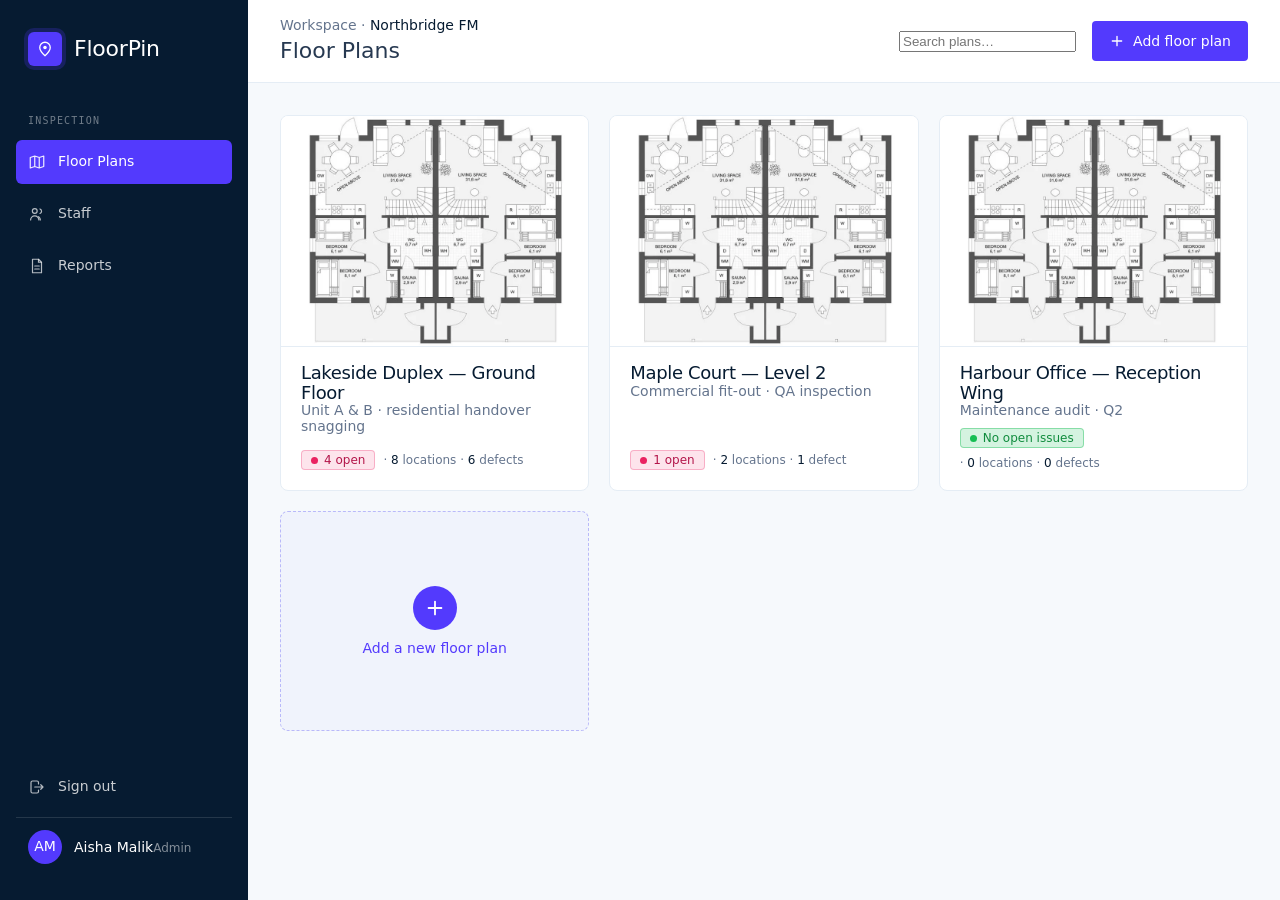
<file: reference-design/15f0753a-6ec9-4922-90b7-a7ff50118082/plans.html>
<!doctype html>
<html lang="en">
<head>
<meta charset="utf-8">
<meta name="viewport" content="width=device-width, initial-scale=1, viewport-fit=cover">
<title>FloorPin — Floor Plans</title>
<link rel="stylesheet" href="assets/app.css">
<style>
  .plans-grid { display: grid; grid-template-columns: repeat(auto-fill, minmax(280px, 1fr)); gap: var(--space-5); }
  .plan-card { display: flex; flex-direction: column; overflow: hidden; cursor: pointer; text-align: left;
    padding: 0; border: 1px solid var(--border); background: var(--surface); border-radius: var(--radius-lg);
    transition: box-shadow var(--motion-fast) var(--ease-standard), transform var(--motion-fast); }
  .plan-card:hover { box-shadow: var(--elev-raised); transform: translateY(-2px); }
  .plan-card .thumb { position: relative; aspect-ratio: 4 / 3; background: var(--surface-warm); overflow: hidden; border-bottom: 1px solid var(--border); }
  .plan-card .thumb img { width: 100%; height: 100%; object-fit: cover; }
  .plan-card .thumb .open { position: absolute; right: 10px; bottom: 10px; background: var(--accent); color: #fff;
    font-size: var(--text-xs); padding: 5px 10px; border-radius: var(--radius-sm); opacity: 0; transform: translateY(4px);
    transition: opacity var(--motion-fast), transform var(--motion-fast); }
  .plan-card:hover .thumb .open { opacity: 1; transform: translateY(0); }
  .plan-card .body { padding: var(--space-4) var(--space-5) var(--space-5); display: flex; flex-direction: column; gap: 10px; flex: 1; }
  .plan-card h3 { font-size: var(--text-lg); }
  .plan-card .sub { font-size: var(--text-sm); color: var(--muted); }
  .plan-card .chips { display: flex; gap: 8px; flex-wrap: wrap; margin-top: auto; align-items: center; }
  .plan-card .mini { font-size: var(--text-xs); color: var(--muted); font-feature-settings:"tnum"; }
  .plan-card .mini b { color: var(--fg); font-weight: 400; }

  .add-card { border: 1px dashed #b9b9f9; background: color-mix(in oklab,var(--accent),transparent 97%); align-items: center; justify-content: center;
    color: var(--accent); gap: 10px; min-height: 220px; font-size: var(--text-sm); }
  .add-card:hover { background: color-mix(in oklab,var(--accent),transparent 93%); box-shadow: none; }
  .add-card .plus { width: 44px; height: 44px; border-radius: var(--radius-pill); background: var(--accent); color: #fff; display: grid; place-items: center; }
  .add-card .plus svg { width: 22px; height: 22px; }

  /* modal */
  .modal-back { position: fixed; inset: 0; z-index: 80; background: rgba(6,27,49,.5); display: none; place-items: center; padding: var(--space-5); padding-bottom: calc(var(--space-5) + var(--kb, 0px)); overflow-y: auto; }
  .modal-back.show { display: grid; }
  .modal { width: 100%; max-width: 440px; background: #fff; border-radius: var(--radius-lg); box-shadow: var(--elev-raised); padding: var(--space-6); }
  .modal h2 { font-size: var(--text-xl); margin-bottom: var(--space-2); }
  .modal .lede { color: var(--muted); font-size: var(--text-sm); margin-bottom: var(--space-5); }
  .drop { border: 1px dashed #362baa; border-radius: var(--radius-sm); padding: var(--space-5); text-align: center; color: var(--accent);
    font-size: var(--text-sm); cursor: pointer; background: color-mix(in oklab,var(--accent),transparent 96%); }
  .drop img { max-height: 120px; border-radius: var(--radius-sm); margin-top: 10px; display: block; margin-inline: auto; }
  .modal-actions { display: flex; gap: 10px; justify-content: flex-end; margin-top: var(--space-6); }
</style>
</head>
<body data-page="plans">
<div class="app" data-shell>
  <main class="main">
    <header class="topbar">
      <div><div class="crumb">Workspace · <b>Northbridge FM</b></div><div class="title">Floor Plans</div></div>
      <div class="grow"></div>
      <input class="field" style="margin:0;max-width:240px" id="search" placeholder="Search plans…" autocomplete="off">
      <button class="btn btn-primary" id="addBtn">
        <svg viewBox="0 0 24 24"><path d="M12 5v14M5 12h14" stroke="currentColor" stroke-width="2" stroke-linecap="round"/></svg>
        <span class="lbl">Add floor plan</span>
      </button>
    </header>
    <div class="content">
      <div class="plans-grid" id="grid"></div>
    </div>
  </main>
</div>

<div class="modal-back" id="modalBack">
  <div class="modal" role="dialog" aria-modal="true">
    <h2>Add a floor plan</h2>
    <p class="lede">Upload a plan image and give it a name. You can map locations and log defects right after.</p>
    <div class="field"><label>Plan name</label><input id="mName" placeholder="e.g. Riverside Tower — Level 3"></div>
    <div class="field"><label>Project / context</label><input id="mSub" placeholder="e.g. Handover snagging"></div>
    <div class="field"><label>Floor plan image (PNG, JPG, WebP)</label>
      <div class="drop" id="mDrop">
        <span id="mDropText">Tap to upload a floor plan image</span>
        <div id="mPreview"></div>
      </div>
    </div>
    <div class="modal-actions">
      <button class="btn btn-neutral" id="mCancel">Cancel</button>
      <button class="btn btn-primary" id="mCreate">Create &amp; open</button>
    </div>
  </div>
</div>
<input type="file" id="mFile" accept="image/png,image/jpeg,image/webp" hidden>

<script src="assets/shell.js"></script>
<script>
(function(){
  const $ = s => document.querySelector(s);
  const esc = s => String(s).replace(/[&<>"']/g,c=>({"&":"&amp;","<":"&lt;",">":"&gt;",'"':"&quot;","'":"&#39;"}[c]));

  function open(id){ window.FloorPin.setLastPlan(id); location.href = "floorplan.html?plan=" + encodeURIComponent(id); }

  function render(){
    const q = ($("#search").value||"").toLowerCase();
    const plans = window.FloorPin.plans().filter(p => (p.name+p.sub).toLowerCase().includes(q));
    const grid = $("#grid");
    grid.innerHTML = plans.map(p => {
      const c = window.FloorPin.counts(p.id);
      return `<button class="plan-card" data-id="${p.id}">
        <div class="thumb"><img src="${esc(p.img)}" alt="${esc(p.name)}"><span class="open">Open inspection →</span></div>
        <div class="body">
          <div><h3>${esc(p.name)}</h3><div class="sub">${esc(p.sub||"—")}</div></div>
          <div class="chips">
            ${c.open ? `<span class="badge badge-open"><span class="dot"></span>${c.open} open</span>` : `<span class="badge badge-resolved"><span class="dot"></span>No open issues</span>`}
            <span class="mini">· <b>${c.locations}</b> location${c.locations===1?"":"s"} · <b>${c.defects}</b> defect${c.defects===1?"":"s"}</span>
          </div>
        </div></button>`;
    }).join("") + `<button class="plan-card add-card" id="addCard">
        <span class="plus"><svg viewBox="0 0 24 24"><path d="M12 5v14M5 12h14" stroke="currentColor" stroke-width="2" stroke-linecap="round"/></svg></span>
        Add a new floor plan</button>`;

    grid.querySelectorAll(".plan-card[data-id]").forEach(b => b.onclick = () => open(b.dataset.id));
    $("#addCard").onclick = showModal;
  }
  $("#search").oninput = render;

  // ── add-plan modal ──
  let pendingImg = null;
  function showModal(){ $("#modalBack").classList.add("show"); $("#mName").focus(); }
  function hideModal(){ $("#modalBack").classList.remove("show"); $("#mName").value=""; $("#mSub").value=""; pendingImg=null; $("#mPreview").innerHTML=""; $("#mDropText").style.display=""; }
  $("#addBtn").onclick = showModal;
  $("#mCancel").onclick = hideModal;
  $("#modalBack").onclick = e => { if(e.target === $("#modalBack")) hideModal(); };
  $("#mDrop").onclick = () => $("#mFile").click();
  $("#mFile").onchange = e => {
    const f = e.target.files[0]; if(!f) return;
    const reader = new FileReader();
    reader.onload = () => { pendingImg = reader.result; $("#mPreview").innerHTML = `<img src="${pendingImg}" alt="preview">`; $("#mDropText").style.display = "none"; };
    reader.readAsDataURL(f);   // data URL persists across navigation
  };
  $("#mCreate").onclick = () => {
    const name = $("#mName").value.trim();
    if(!name){ $("#mName").focus(); return; }
    const plan = window.FloorPin.addPlan({ name, sub:$("#mSub").value.trim(), img: pendingImg || "assets/floor-plan.webp" });
    open(plan.id);
  };

  render();
  if(location.hash === "#add") showModal();
})();
</script>
</body>
</html>
</file>
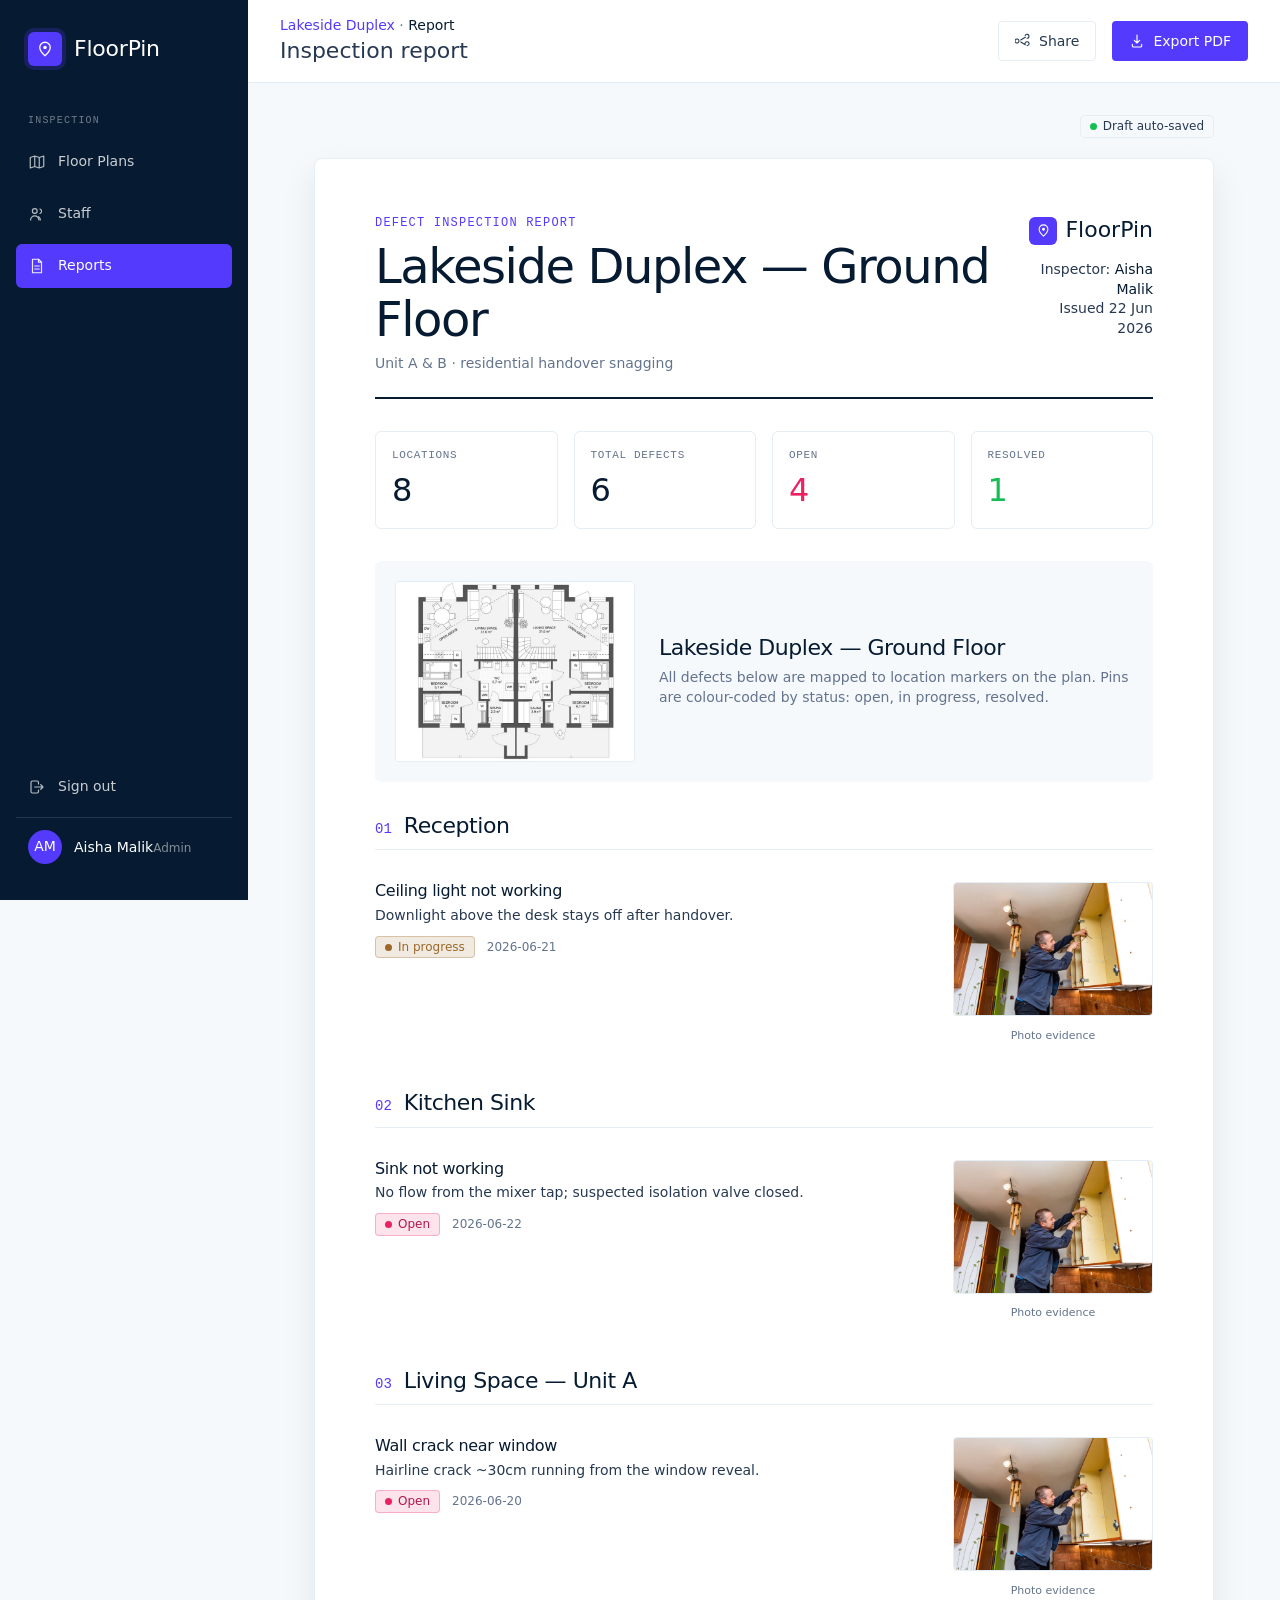
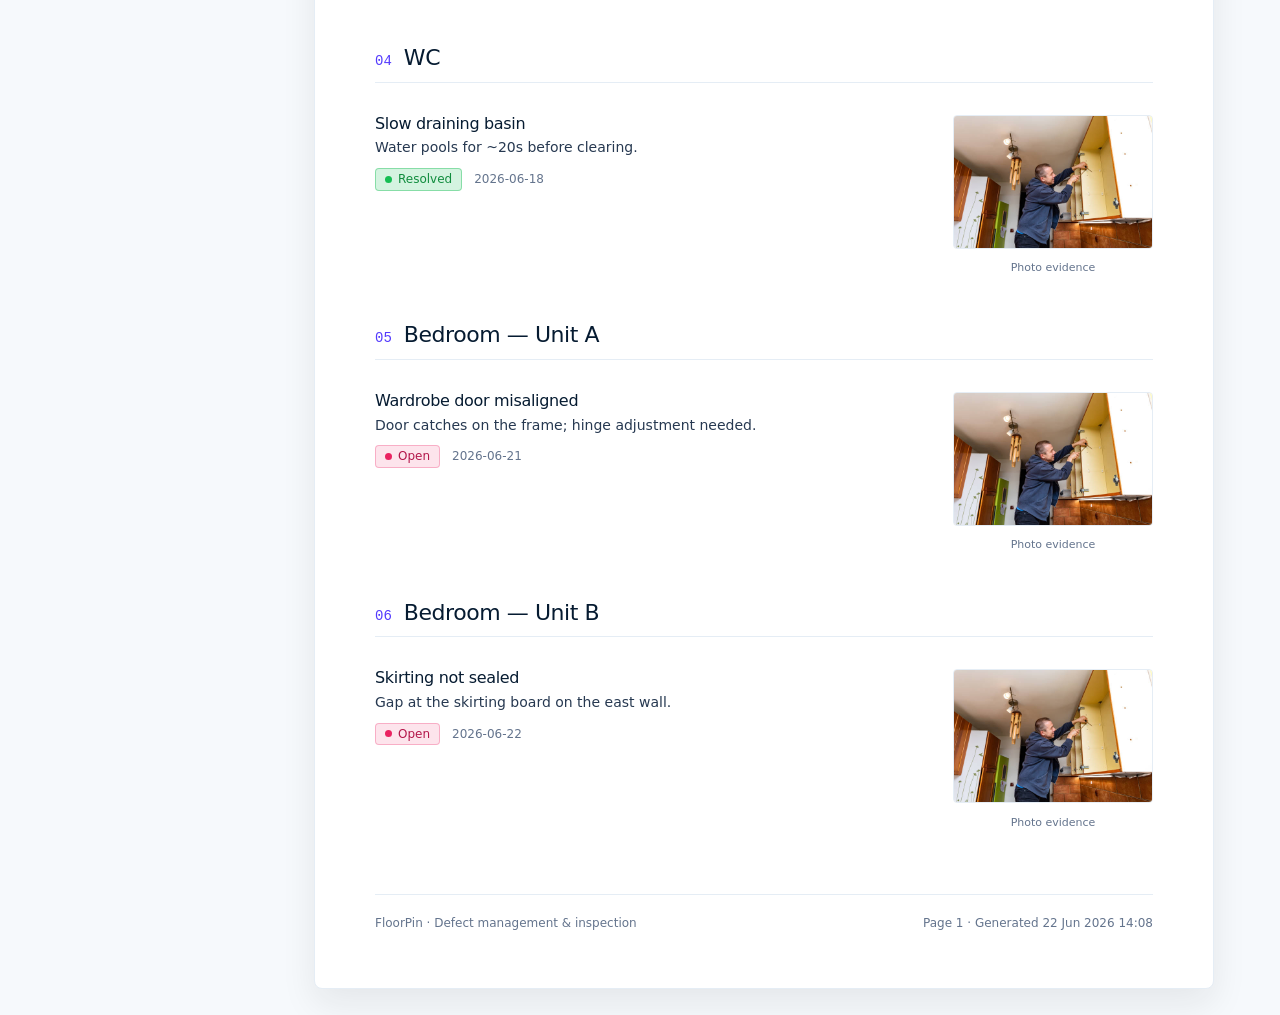
<file: reference-design/15f0753a-6ec9-4922-90b7-a7ff50118082/report.html>
<!doctype html>
<html lang="en">
<head>
<meta charset="utf-8">
<meta name="viewport" content="width=device-width, initial-scale=1, viewport-fit=cover">
<title>FloorPin — Inspection Report</title>
<link rel="stylesheet" href="assets/app.css">
<style>
  .report-shell { display: grid; grid-template-columns: 1fr; gap: var(--space-6); max-width: 900px; margin: 0 auto; }
  .sheet { background: #fff; border: 1px solid var(--border); border-radius: var(--radius-lg); box-shadow: var(--elev-ambient); padding: 56px 60px; }
  .rep-head { display: flex; justify-content: space-between; align-items: flex-start; gap: var(--space-6); padding-bottom: var(--space-6); border-bottom: 2px solid var(--fg); margin-bottom: var(--space-8); }
  .rep-head .eyebrow { display:block; margin-bottom: 8px; }
  .rep-head h1 { font-size: var(--text-3xl); letter-spacing: -0.03em; }
  .rep-head .sub { color: var(--muted); font-size: var(--text-sm); margin-top: 8px; }
  .rep-head .right { text-align: right; font-size: var(--text-sm); color: var(--fg-2); }
  .rep-head .right .lg { display:inline-flex; align-items:center; gap:8px; font-family: var(--font-display); font-size: var(--text-xl); color: var(--fg); font-weight: 300; }
  .rep-head .right .lg .logo { width:28px;height:28px;border-radius:6px;background:var(--accent);display:grid;place-items:center;}
  .rep-head .right .lg .logo svg{width:15px;height:15px}

  .summary { display: grid; grid-template-columns: repeat(4,1fr); gap: var(--space-4); margin-bottom: var(--space-8); }
  .sbox { border: 1px solid var(--border); border-radius: var(--radius-md); padding: var(--space-4); }
  .sbox .k { font-size: 11px; text-transform: uppercase; letter-spacing:.06em; color: var(--muted); font-family: var(--font-mono); }
  .sbox .v { font-family: var(--font-display); font-weight: 300; font-size: var(--text-2xl); color: var(--fg); margin-top: 4px; font-feature-settings:"tnum"; }

  .planrow { display: grid; grid-template-columns: 240px 1fr; gap: var(--space-6); align-items: center; margin-bottom: var(--space-8);
    padding: var(--space-5); background: var(--surface-warm); border-radius: var(--radius-md); }
  .planrow img { width: 100%; border-radius: var(--radius-sm); border: 1px solid var(--border); }
  .planrow h2 { font-size: var(--text-xl); }

  .loc-block { margin-bottom: var(--space-8); break-inside: avoid; }
  .loc-title { display: flex; align-items: baseline; gap: var(--space-3); padding-bottom: 10px; border-bottom: 1px solid var(--border); margin-bottom: var(--space-4); }
  .loc-title h3 { font-size: var(--text-xl); font-weight: 400; }
  .loc-title .num { font-family: var(--font-mono); color: var(--accent); font-size: var(--text-sm); }

  .issue { display: grid; grid-template-columns: 1fr 200px; gap: var(--space-5); padding: var(--space-4) 0; border-bottom: 1px dashed var(--border); break-inside: avoid; }
  .issue:last-child { border-bottom: none; }
  .issue h4 { font-family: var(--font-display); font-weight: 400; font-size: var(--text-base); color: var(--fg); }
  .issue p { font-size: var(--text-sm); color: var(--fg-2); margin: 6px 0 0; }
  .issue .meta { display: flex; gap: var(--space-3); align-items: center; margin-top: 10px; }
  .issue .meta .date { font-size: var(--text-xs); color: var(--muted); font-feature-settings:"tnum"; }
  .issue figure { margin: 0; }
  .issue figure img { width: 100%; height: 134px; object-fit: cover; border-radius: var(--radius-sm); border: 1px solid var(--border); }
  .issue figure figcaption { font-size: 11px; color: var(--muted); margin-top: 5px; text-align: center; }
  .nophoto { width:100%;height:134px;border:1px dashed var(--border);border-radius:var(--radius-sm);display:grid;place-items:center;color:var(--muted);font-size:var(--text-xs); }

  .rep-foot { margin-top: var(--space-12); padding-top: var(--space-5); border-top: 1px solid var(--border); display:flex; justify-content:space-between; font-size: var(--text-xs); color: var(--muted); }

  .toolbar { position: sticky; top: 68px; z-index: 10; display:flex; justify-content:flex-end; gap: var(--space-3); max-width: 900px; margin: 0 auto var(--space-5); }

  @media print {
    .sidebar, .topbar, .toolbar { display: none !important; }
    body { background: #fff; }
    .app { display: block; }
    .content { padding: 0; }
    .sheet { border: none; box-shadow: none; border-radius: 0; padding: 0; max-width: none; }
    @page { margin: 16mm; }
  }
  @media (max-width: 760px){ .summary{grid-template-columns:repeat(2,1fr)} .planrow{grid-template-columns:1fr} .issue{grid-template-columns:1fr} .sheet{padding:28px 22px} }
</style>
</head>
<body data-page="report">
<div class="app" data-shell>
  <main class="main">
    <header class="topbar">
      <div><div class="crumb"><a href="floorplan.html">Lakeside Duplex</a> · <b>Report</b></div><div class="title">Inspection report</div></div>
      <div class="grow"></div>
      <button class="btn btn-neutral" id="shareBtn"><svg viewBox="0 0 24 24"><path d="M18 8a3 3 0 1 0-2.8-4M6 12a3 3 0 1 0 0 .01M18 19a3 3 0 1 0-2.8-2M8.6 13.5l6.8 4M15.4 6.5l-6.8 4" stroke="currentColor" stroke-width="1.6" fill="none" stroke-linecap="round"/></svg><span class="lbl">Share</span></button>
      <button class="btn btn-primary" id="pdfBtn"><svg viewBox="0 0 24 24"><path d="M12 3v12m0 0 4-4m-4 4-4-4M5 17v2a2 2 0 0 0 2 2h10a2 2 0 0 0 2-2v-2" stroke="currentColor" stroke-width="1.7" fill="none" stroke-linecap="round" stroke-linejoin="round"/></svg><span class="lbl">Export PDF</span></button>
    </header>
    <div class="content">

      <div class="toolbar">
        <span class="badge"><span class="dot" style="background:var(--success)"></span>Draft auto-saved</span>
      </div>

      <div class="report-shell">
        <div class="sheet" id="sheet">
          <div class="rep-head">
            <div>
              <span class="eyebrow">Defect inspection report</span>
              <h1 id="repName">Floor plan</h1>
              <div class="sub" id="repSub">Inspection report</div>
            </div>
            <div class="right">
              <div class="lg"><span class="logo"><svg viewBox="0 0 24 24"><path d="M12 21s7-6.3 7-11a7 7 0 1 0-14 0c0 4.7 7 11 7 11Z" fill="none" stroke="#fff" stroke-width="1.7"/><circle cx="12" cy="10" r="2.3" fill="#fff"/></svg></span>FloorPin</div>
              <div style="margin-top:14px">Inspector: <b style="color:var(--fg);font-weight:400">Aisha Malik</b></div>
              <div class="tnum">Issued 22 Jun 2026</div>
            </div>
          </div>

          <div class="summary">
            <div class="sbox"><div class="k">Locations</div><div class="v tnum" id="sLoc">—</div></div>
            <div class="sbox"><div class="k">Total defects</div><div class="v tnum" id="sDef">—</div></div>
            <div class="sbox"><div class="k">Open</div><div class="v tnum" id="sOpen" style="color:var(--danger)">—</div></div>
            <div class="sbox"><div class="k">Resolved</div><div class="v tnum" id="sRes" style="color:var(--success)">—</div></div>
          </div>

          <div class="planrow">
            <img id="repThumb" src="assets/floor-plan.webp" alt="Floor plan">
            <div>
              <h2 id="repPlanH">Floor plan</h2>
              <p class="muted" style="font-size:var(--text-sm);margin:8px 0 0">All defects below are mapped to location markers on the plan. Pins are colour-coded by status: open, in&nbsp;progress, resolved.</p>
            </div>
          </div>

          <div id="report"></div>

          <div class="rep-foot">
            <span>FloorPin · Defect management &amp; inspection</span>
            <span class="tnum">Page 1 · Generated 22 Jun 2026 14:08</span>
          </div>
        </div>
      </div>
    </div>
  </main>
</div>
<script src="assets/shell.js"></script>
<script>
(function(){
  // Report reflects the currently-open plan from the shared store.
  const FP = window.FloorPin;
  const planId = FP.lastPlan();
  const plan = FP.plan(planId) || { name:"Floor plan", sub:"", img:"assets/floor-plan.webp" };
  const allLocs = FP.locations(planId);
  const data = allLocs.filter(l => l.defects.length);

  const esc = s => String(s).replace(/[&<>"']/g,c=>({"&":"&amp;","<":"&lt;",">":"&gt;",'"':"&quot;","'":"&#39;"}[c]));
  const badge = { open:["badge-open","Open"], progress:["badge-progress","In progress"], resolved:["badge-resolved","Resolved"] };

  // header + summary, computed from the live data
  document.getElementById("repName").textContent = plan.name;
  document.getElementById("repSub").textContent = plan.sub || "Defect inspection report";
  document.getElementById("repThumb").src = plan.img;
  document.getElementById("repPlanH").textContent = plan.name;
  let totDef = 0, totOpen = 0, totRes = 0;
  data.forEach(l => l.defects.forEach(d => { totDef++; if(d.status==="open") totOpen++; if(d.status==="resolved") totRes++; }));
  document.getElementById("sLoc").textContent = allLocs.length;
  document.getElementById("sDef").textContent = totDef;
  document.getElementById("sOpen").textContent = totOpen;
  document.getElementById("sRes").textContent = totRes;
  if(!data.length) document.getElementById("report").innerHTML = '<p class="muted" style="padding:var(--space-8) 0">No defects logged for this plan yet.</p>';

  if(data.length) document.getElementById("report").innerHTML = data.map((loc,i) => `
    <div class="loc-block">
      <div class="loc-title"><span class="num tnum">${String(i+1).padStart(2,"0")}</span><h3>${esc(loc.name)}</h3></div>
      ${loc.defects.map(d => {
        const [cls,label] = badge[d.status] || badge.open;
        return `<div class="issue">
          <div>
            <h4>${esc(d.title)}</h4>
            <p>${esc(d.desc)}</p>
            <div class="meta"><span class="badge ${cls}"><span class="dot"></span>${label}</span><span class="date tnum">${esc(d.date)}</span></div>
          </div>
          <figure>
            ${d.photo ? `<img src="${d.photo}" alt="${esc(d.title)} evidence"><figcaption>Photo evidence</figcaption>`
                      : `<div class="nophoto">No photo attached</div>`}
          </figure>
        </div>`;
      }).join("")}
    </div>`).join("");

  document.getElementById("pdfBtn").onclick = () => window.print();
  document.getElementById("shareBtn").onclick = () => {
    const url = location.href;
    if(navigator.share){ navigator.share({title:"FloorPin inspection report", url}).catch(()=>{}); }
    else { navigator.clipboard?.writeText(url); document.getElementById("shareBtn").lastChild.textContent = "Link copied"; }
  };
})();
</script>
</body>
</html>
</file>
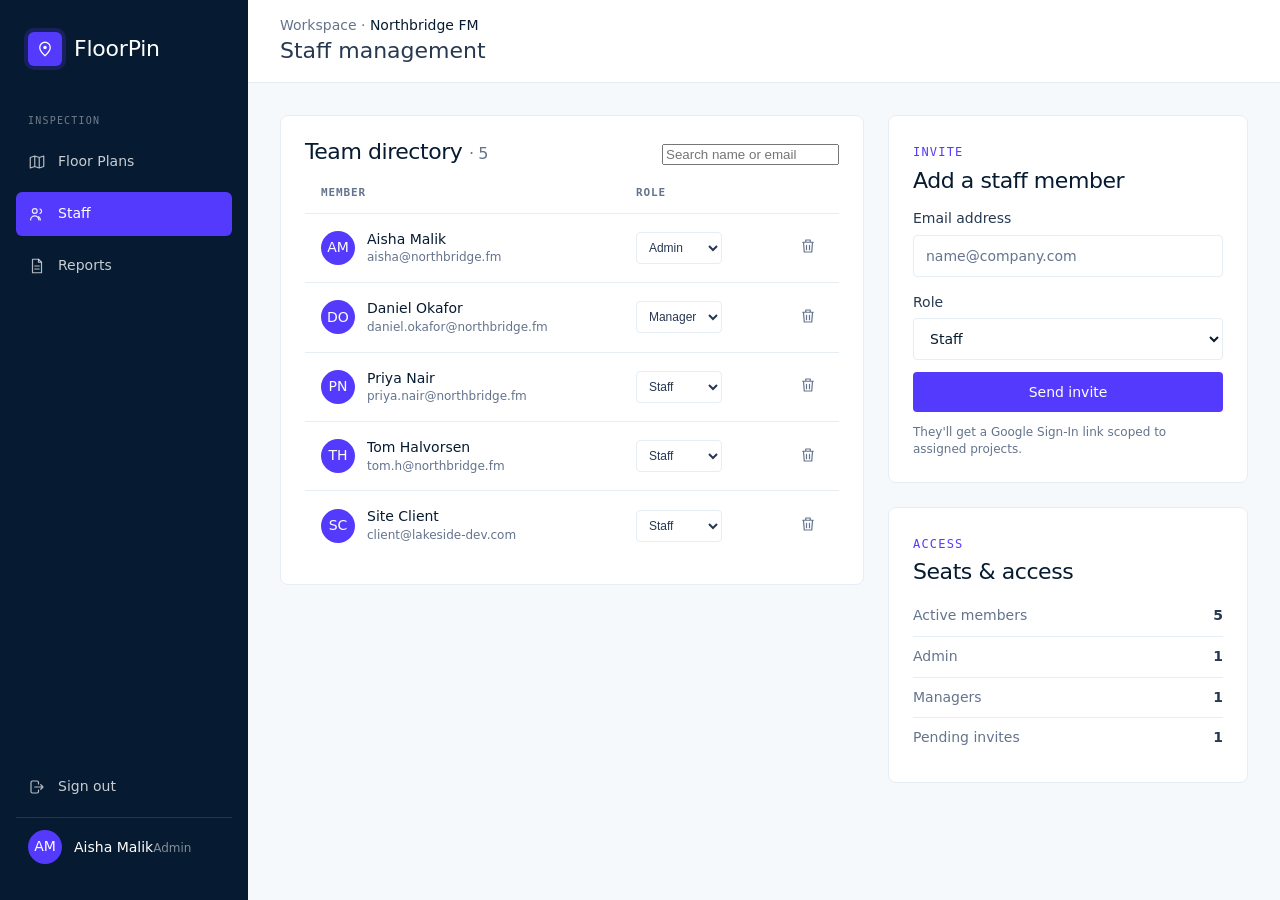
<file: reference-design/15f0753a-6ec9-4922-90b7-a7ff50118082/staff.html>
<!doctype html>
<html lang="en">
<head>
<meta charset="utf-8">
<meta name="viewport" content="width=device-width, initial-scale=1, viewport-fit=cover">
<title>FloorPin — Staff</title>
<link rel="stylesheet" href="assets/app.css">
<style>
  .staff-grid { display: grid; grid-template-columns: 1fr 360px; gap: var(--space-6); align-items: start; }
  table { width: 100%; border-collapse: collapse; }
  th { text-align: left; font-family: var(--font-mono); font-size: 11px; letter-spacing: .08em; text-transform: uppercase; color: var(--muted); padding: 0 var(--space-4) var(--space-3); border-bottom: 1px solid var(--border); }
  td { padding: var(--space-4); border-bottom: 1px solid var(--border); font-size: var(--text-sm); color: var(--fg-2); vertical-align: middle; }
  tr:last-child td { border-bottom: none; }
  .person { display: flex; align-items: center; gap: var(--space-3); }
  .person .nm { color: var(--fg); }
  .person .em { color: var(--muted); font-size: var(--text-xs); }
  .rolesel { font-size: var(--text-xs); padding: 5px 8px; border: 1px solid var(--border); border-radius: var(--radius-sm); background: #fff; color: var(--fg-2); min-height: 32px; }
  .x { color: var(--muted); border: none; background: none; cursor: pointer; padding: 6px; border-radius: var(--radius-sm); }
  .x:hover { color: var(--danger); background: color-mix(in oklab,var(--danger),transparent 92%); }
  .invite .field:last-of-type { margin-bottom: var(--space-3); }
  .seat { display:flex; justify-content:space-between; font-size: var(--text-sm); padding: 10px 0; border-bottom: 1px solid var(--border); }
  .seat:last-child{ border-bottom:none; }
  @media (max-width: 980px){ .staff-grid{ grid-template-columns: 1fr; } }
  @media (max-width: 600px){
    .section-head{ flex-direction: column; align-items: stretch; gap: var(--space-3); }
    .section-head input{ max-width: none !important; }
    th, td{ padding-left: 0; padding-right: var(--space-2); }
    td{ padding-top: var(--space-3); padding-bottom: var(--space-3); }
    td:last-child, th:last-child{ padding-right: 0; }
    .person{ gap: var(--space-2); }
    .person .em{ max-width: 42vw; overflow: hidden; text-overflow: ellipsis; white-space: nowrap; }
    .rolesel{ min-height: 36px; }
  }
</style>
</head>
<body data-page="staff">
<div class="app" data-shell>
  <main class="main">
    <header class="topbar">
      <div><div class="crumb">Workspace · <b>Northbridge FM</b></div><div class="title">Staff management</div></div>
    </header>
    <div class="content">
      <div class="staff-grid">
        <div class="card card-pad">
          <div class="section-head">
            <h2 style="font-size:var(--text-xl)">Team directory <span class="muted tnum" id="count" style="font-size:var(--text-base)"></span></h2>
            <input class="field" style="margin:0;max-width:220px" id="search" placeholder="Search name or email">
          </div>
          <table>
            <thead><tr><th>Member</th><th>Role</th><th></th></tr></thead>
            <tbody id="rows"></tbody>
          </table>
        </div>

        <div>
          <div class="card card-pad invite" style="margin-bottom:var(--space-6)">
            <span class="eyebrow">Invite</span>
            <h2 style="font-size:var(--text-xl);margin:6px 0 var(--space-4)">Add a staff member</h2>
            <form id="inviteForm">
              <div class="field"><label>Email address</label><input id="email" type="email" placeholder="name@company.com" required></div>
              <div class="field"><label>Role</label>
                <select id="role"><option value="Staff">Staff</option><option value="Manager">Manager</option></select></div>
              <button class="btn btn-primary" style="width:100%" type="submit">Send invite</button>
              <p class="muted" style="font-size:var(--text-xs);margin:var(--space-3) 0 0">They'll get a Google Sign-In link scoped to assigned projects.</p>
            </form>
          </div>
          <div class="card card-pad">
            <span class="eyebrow">Access</span>
            <h2 style="font-size:var(--text-xl);margin:6px 0 var(--space-3)">Seats &amp; access</h2>
            <div class="seat"><span class="muted">Active members</span><b class="tnum" id="seatActive">—</b></div>
            <div class="seat"><span class="muted">Admin</span><b class="tnum" id="seatAdmin">—</b></div>
            <div class="seat"><span class="muted">Managers</span><b class="tnum" id="seatMgr">—</b></div>
            <div class="seat"><span class="muted">Pending invites</span><b class="tnum" id="seatPending">1</b></div>
          </div>
        </div>
      </div>
    </div>
  </main>
</div>
<script src="assets/shell.js"></script>
<script>
(function(){
  const $ = s => document.querySelector(s);
  const ROLES = ["Admin","Manager","Staff"];
  let staff = [
    { name:"Aisha Malik", email:"aisha@northbridge.fm", role:"Admin", projects:3 },
    { name:"Daniel Okafor", email:"daniel.okafor@northbridge.fm", role:"Manager", projects:3 },
    { name:"Priya Nair", email:"priya.nair@northbridge.fm", role:"Staff", projects:2 },
    { name:"Tom Halvorsen", email:"tom.h@northbridge.fm", role:"Staff", projects:1 },
    { name:"Site Client", email:"client@lakeside-dev.com", role:"Staff", projects:1 },
  ];
  const initials = n => n.split(" ").map(w=>w[0]).slice(0,2).join("").toUpperCase();
  const esc = s => String(s).replace(/[&<>"']/g,c=>({"&":"&amp;","<":"&lt;",">":"&gt;",'"':"&quot;","'":"&#39;"}[c]));

  function render(){
    const q = ($("#search").value||"").toLowerCase();
    const list = staff.filter(p => (p.name+p.email).toLowerCase().includes(q));
    $("#rows").innerHTML = list.map((p,i) => `
      <tr>
        <td><div class="person"><span class="avatar">${initials(p.name)}</span>
          <span><div class="nm">${esc(p.name)}</div><div class="em">${esc(p.email)}</div></span></div></td>
        <td><select class="rolesel" data-i="${staff.indexOf(p)}">
          ${ROLES.map(r=>`<option${r===p.role?" selected":""}>${r}</option>`).join("")}
        </select></td>
        <td style="text-align:right"><button class="x" data-del="${staff.indexOf(p)}" title="Remove">
          <svg viewBox="0 0 24 24" width="18" height="18"><path d="M5 7h14M10 11v6M14 11v6M6 7l1 13h10l1-13M9 7V4h6v3" fill="none" stroke="currentColor" stroke-width="1.6" stroke-linecap="round" stroke-linejoin="round"/></svg>
        </button></td>
      </tr>`).join("");
    $("#count").textContent = `· ${staff.length}`;
    $("#seatActive").textContent = staff.length;
    $("#seatAdmin").textContent = staff.filter(p=>p.role==="Admin").length;
    $("#seatMgr").textContent = staff.filter(p=>p.role==="Manager").length;
    $("#rows").querySelectorAll("[data-del]").forEach(b => b.onclick = () => {
      const idx = +b.dataset.del;
      if(staff[idx].role==="Admin"){ alert("Assign the Admin role to another member before removing the current admin."); return; }
      staff.splice(idx,1); render();
    });
    $("#rows").querySelectorAll(".rolesel").forEach(s => s.onchange = () => {
      const i = +s.dataset.i;
      if(s.value==="Admin"){
        // only one admin — demote the previous one
        staff.forEach((p,j) => { if(p.role==="Admin" && j!==i) p.role = "Manager"; });
      }
      staff[i].role = s.value; render();
    });
  }
  $("#search").oninput = render;
  $("#inviteForm").onsubmit = e => {
    e.preventDefault();
    const email = $("#email").value.trim();
    const name = email.split("@")[0].replace(/[._]/g," ").replace(/\b\w/g,c=>c.toUpperCase());
    staff.unshift({ name, email, role:$("#role").value, projects:0 });
    $("#email").value = ""; render();
  };
  render();
})();
</script>
</body>
</html>
</file>
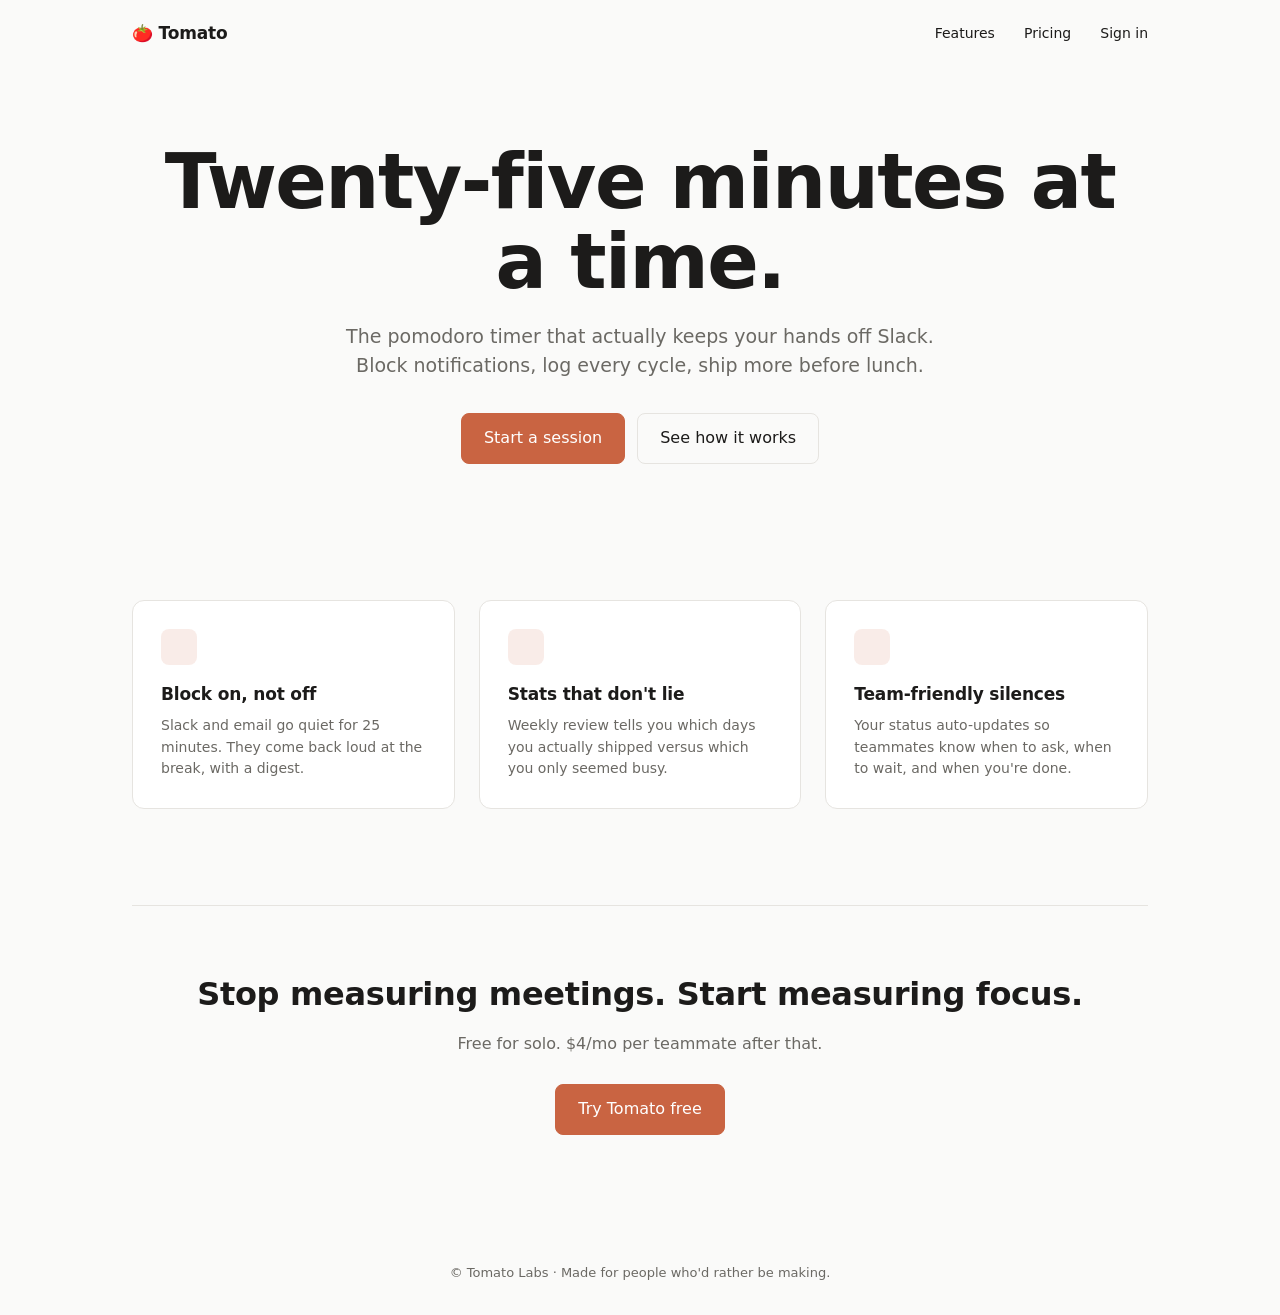
<file: reference-design/15f0753a-6ec9-4922-90b7-a7ff50118082/.od-skills/web-prototype-2ef8e87492/example.html>
<!doctype html>
<html lang="en">
<head>
  <meta charset="utf-8" />
  <meta name="viewport" content="width=device-width, initial-scale=1" />
  <title>Tomato — focused work timer</title>
  <style>
    :root {
      --bg: #fafaf9; --fg: #1c1b1a; --muted: #6b6964; --border: #e6e4e0;
      --accent: #c96442; --surface: #ffffff;
    }
    * { box-sizing: border-box; }
    body { margin: 0; background: var(--bg); color: var(--fg); font: 16px/1.55 -apple-system, system-ui, sans-serif; }
    header, main, footer { max-width: 1080px; margin: 0 auto; padding: 0 32px; }
    header { display: flex; justify-content: space-between; align-items: center; padding-top: 20px; }
    .logo { font-weight: 600; font-size: 17px; letter-spacing: -0.01em; }
    nav a { color: var(--fg); text-decoration: none; margin-left: 24px; font-size: 14px; }
    nav a:hover { color: var(--accent); }
    .hero { padding: 96px 0 80px; text-align: center; }
    .hero h1 { font-size: clamp(44px, 6vw, 76px); line-height: 1.05; letter-spacing: -0.02em; margin: 0 0 20px; max-width: 18ch; margin-inline: auto; }
    .hero p { color: var(--muted); font-size: 19px; max-width: 52ch; margin: 0 auto 32px; }
    .cta { display: inline-flex; gap: 12px; }
    button { font: inherit; cursor: pointer; padding: 12px 22px; border-radius: 8px; }
    .btn-primary { background: var(--accent); color: white; border: 1px solid var(--accent); font-weight: 500; }
    .btn-secondary { background: transparent; color: var(--fg); border: 1px solid var(--border); }
    .features { display: grid; grid-template-columns: repeat(3, 1fr); gap: 24px; padding: 56px 0 96px; }
    @media (max-width: 720px) { .features { grid-template-columns: 1fr; } }
    .feature { padding: 28px; background: var(--surface); border: 1px solid var(--border); border-radius: 12px; }
    .feature .icon { width: 36px; height: 36px; border-radius: 8px; background: var(--accent); margin-bottom: 16px; opacity: 0.12; }
    .feature h3 { margin: 0 0 8px; font-size: 17px; letter-spacing: -0.01em; }
    .feature p { margin: 0; color: var(--muted); font-size: 14px; }
    .closing { padding: 64px 0 96px; text-align: center; border-top: 1px solid var(--border); }
    .closing h2 { font-size: 32px; margin: 0 0 12px; letter-spacing: -0.01em; }
    .closing p { color: var(--muted); margin: 0 0 28px; }
    footer { padding: 32px; color: var(--muted); font-size: 13px; text-align: center; }
  </style>
</head>
<body>
  <header data-od-id="topnav">
    <span class="logo">🍅 Tomato</span>
    <nav>
      <a href="#features">Features</a>
      <a href="#pricing">Pricing</a>
      <a href="#login">Sign in</a>
    </nav>
  </header>
  <main>
    <section class="hero" data-od-id="hero">
      <h1>Twenty-five minutes at a time.</h1>
      <p>The pomodoro timer that actually keeps your hands off Slack. Block notifications, log every cycle, ship more before lunch.</p>
      <div class="cta">
        <button class="btn-primary">Start a session</button>
        <button class="btn-secondary">See how it works</button>
      </div>
    </section>
    <section class="features" id="features">
      <div class="feature" data-od-id="feature-block">
        <div class="icon"></div>
        <h3>Block on, not off</h3>
        <p>Slack and email go quiet for 25 minutes. They come back loud at the break, with a digest.</p>
      </div>
      <div class="feature" data-od-id="feature-stats">
        <div class="icon"></div>
        <h3>Stats that don't lie</h3>
        <p>Weekly review tells you which days you actually shipped versus which you only seemed busy.</p>
      </div>
      <div class="feature" data-od-id="feature-team">
        <div class="icon"></div>
        <h3>Team-friendly silences</h3>
        <p>Your status auto-updates so teammates know when to ask, when to wait, and when you're done.</p>
      </div>
    </section>
    <section class="closing" data-od-id="closing">
      <h2>Stop measuring meetings. Start measuring focus.</h2>
      <p>Free for solo. $4/mo per teammate after that.</p>
      <button class="btn-primary">Try Tomato free</button>
    </section>
  </main>
  <footer>© Tomato Labs · Made for people who'd rather be making.</footer>
</body>
</html>
</file>
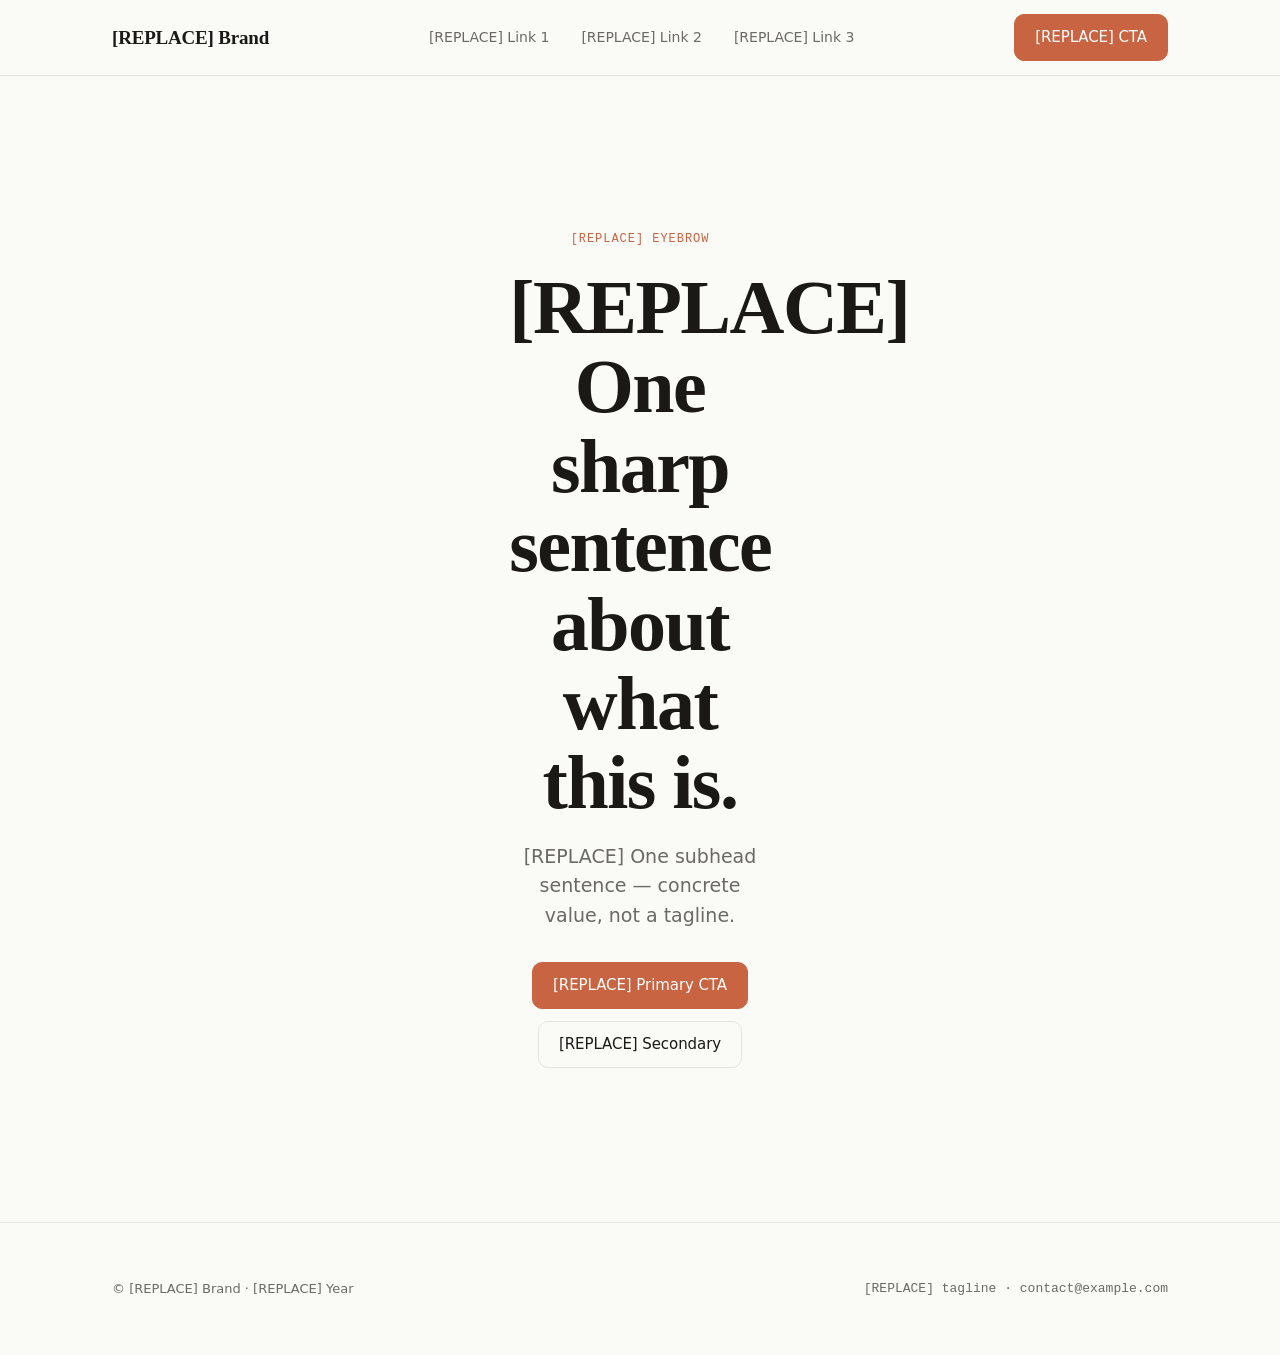
<file: reference-design/15f0753a-6ec9-4922-90b7-a7ff50118082/.od-skills/web-prototype-2ef8e87492/assets/template.html>
<!doctype html>
<!--
  OD web-prototype seed.

  Copy this file to <project>/index.html, then fill `<main id="content">` by
  pasting blocks from `references/layouts.md`. Every class referenced in
  layouts.md is defined here — DO NOT remove unused ones unless you also
  remove their callers, and DO NOT invent new global classes (use inline
  style="…" for one-off tweaks).

  Theme tokens at the top of `<style>` are the *only* place to set palette
  and type. They map cleanly onto a DESIGN.md — when an active design system
  is injected, swap these six variables and everything reflows.
-->
<html lang="en">
<head>
  <meta charset="utf-8" />
  <meta name="viewport" content="width=device-width, initial-scale=1" />
  <title>[REPLACE] Page title · brand</title>
  <style>
    /* ─── tokens ─────────────────────────────────────────────────────────
       Six variables. Bind them to the active DESIGN.md and stop.
       Do not introduce raw hex anywhere else in this file. */
    :root {
      --bg:      #fafaf7;   /* page background — never #fff */
      --surface: #ffffff;   /* cards, modals, raised areas */
      --fg:      #1a1916;   /* primary text — never #000 */
      --muted:   #6b6964;   /* secondary text, captions */
      --border:  #e8e5df;   /* hairlines, dividers */
      --accent:  #c96442;   /* one accent — used at most 2× per screen */

      /* derived — do not change */
      --accent-soft: color-mix(in oklch, var(--accent) 14%, transparent);
      --fg-soft:     color-mix(in oklch, var(--fg) 6%, transparent);

      /* type — display = serif (default), body = sans, mono for numerics */
      --font-display: 'Iowan Old Style', 'Charter', Georgia, 'Times New Roman', serif;
      --font-body:    -apple-system, BlinkMacSystemFont, 'Segoe UI', system-ui, sans-serif;
      --font-mono:    ui-monospace, 'JetBrains Mono', 'SF Mono', Menlo, monospace;

      /* scale — clamp() so it works at 1280, 1440, 1920 without media queries */
      --fs-h1: clamp(44px, 6vw, 76px);
      --fs-h2: clamp(32px, 4vw, 48px);
      --fs-h3: 22px;
      --fs-lead: 19px;
      --fs-body: 16px;
      --fs-meta: 13px;

      /* spacing — 8-point grid */
      --gap-xs: 8px;
      --gap-sm: 12px;
      --gap-md: 20px;
      --gap-lg: 32px;
      --gap-xl: 56px;
      --gap-2xl: 96px;
      --container: 1120px;
      --gutter: 32px;

      --radius: 10px;
      --radius-lg: 16px;
    }

    /* ─── reset & base ──────────────────────────────────────────────── */
    *, *::before, *::after { box-sizing: border-box; }
    html { -webkit-text-size-adjust: 100%; }
    body {
      margin: 0;
      background: var(--bg);
      color: var(--fg);
      font-family: var(--font-body);
      font-size: var(--fs-body);
      line-height: 1.55;
      text-rendering: optimizeLegibility;
      -webkit-font-smoothing: antialiased;
    }
    img, svg { display: block; max-width: 100%; }
    a { color: inherit; text-decoration: none; }
    button { font: inherit; cursor: pointer; }
    p { text-wrap: pretty; }
    h1, h2, h3, h4 { text-wrap: balance; }

    /* ─── layout primitives ─────────────────────────────────────────── */
    .container {
      max-width: var(--container);
      margin-inline: auto;
      padding-inline: var(--gutter);
    }
    .section {
      padding-block: clamp(48px, 8vw, var(--gap-2xl));
    }
    .section + .section { border-top: 1px solid var(--border); }
    .stack { display: flex; flex-direction: column; }
    .stack > * + * { margin-top: var(--gap-md); }
    .row { display: flex; align-items: center; gap: var(--gap-md); }
    .row-between { display: flex; align-items: center; justify-content: space-between; gap: var(--gap-md); }
    .grid-2 { display: grid; grid-template-columns: repeat(2, 1fr); gap: var(--gap-lg); }
    .grid-3 { display: grid; grid-template-columns: repeat(3, 1fr); gap: var(--gap-lg); }
    .grid-4 { display: grid; grid-template-columns: repeat(4, 1fr); gap: var(--gap-md); }
    .grid-2-1 { display: grid; grid-template-columns: 2fr 1fr; gap: var(--gap-xl); align-items: start; }
    .grid-1-2 { display: grid; grid-template-columns: 1fr 2fr; gap: var(--gap-xl); align-items: start; }
    @media (max-width: 920px) {
      .grid-2, .grid-3, .grid-4, .grid-2-1, .grid-1-2 { grid-template-columns: 1fr; }
    }

    /* ─── type ──────────────────────────────────────────────────────── */
    .h1, h1 { font-family: var(--font-display); font-size: var(--fs-h1); line-height: 1.04; letter-spacing: -0.02em; margin: 0; }
    .h2, h2 { font-family: var(--font-display); font-size: var(--fs-h2); line-height: 1.1; letter-spacing: -0.015em; margin: 0; }
    .h3, h3 { font-size: var(--fs-h3); font-weight: 600; line-height: 1.3; letter-spacing: -0.005em; margin: 0; }
    .lead   { font-size: var(--fs-lead); line-height: 1.55; color: var(--muted); max-width: 60ch; margin: 0; }
    .eyebrow {
      font-family: var(--font-mono);
      font-size: 12px;
      letter-spacing: 0.08em;
      text-transform: uppercase;
      color: var(--accent);
      margin: 0 0 var(--gap-md);
    }
    .meta { font-family: var(--font-mono); font-size: var(--fs-meta); color: var(--muted); }
    .num  { font-family: var(--font-mono); font-variant-numeric: tabular-nums; }

    /* ─── chrome: nav + footer ──────────────────────────────────────── */
    .topnav {
      position: sticky; top: 0; z-index: 10;
      background: color-mix(in oklch, var(--bg) 92%, transparent);
      backdrop-filter: blur(12px);
      border-bottom: 1px solid var(--border);
    }
    .topnav-inner { display: flex; align-items: center; justify-content: space-between; padding-block: 14px; }
    .topnav .logo { font-family: var(--font-display); font-size: 19px; font-weight: 600; letter-spacing: -0.01em; }
    .topnav nav { display: flex; gap: var(--gap-lg); }
    .topnav nav a { font-size: 14px; color: var(--muted); }
    .topnav nav a:hover { color: var(--fg); }
    .pagefoot { padding-block: var(--gap-xl); color: var(--muted); font-size: 13px; border-top: 1px solid var(--border); }
    .pagefoot .row-between { flex-wrap: wrap; gap: var(--gap-md); }

    /* ─── buttons ───────────────────────────────────────────────────── */
    .btn {
      display: inline-flex; align-items: center; gap: 8px;
      padding: 11px 20px;
      border-radius: var(--radius);
      border: 1px solid transparent;
      font-size: 15px;
      font-weight: 500;
      letter-spacing: -0.005em;
      transition: transform 0.05s ease, background 0.15s ease, border-color 0.15s ease;
    }
    .btn:active { transform: translateY(1px); }
    .btn-primary { background: var(--accent); color: var(--surface); border-color: var(--accent); }
    .btn-primary:hover { background: color-mix(in oklch, var(--accent) 88%, black); }
    .btn-secondary { background: transparent; color: var(--fg); border-color: var(--border); }
    .btn-secondary:hover { border-color: var(--fg); }
    .btn-ghost { background: transparent; color: var(--fg); border-color: transparent; padding-inline: 8px; }
    .btn-ghost:hover { color: var(--accent); }
    .btn-arrow::after { content: '→'; transition: transform 0.15s ease; }
    .btn-arrow:hover::after { transform: translateX(2px); }

    /* ─── card / surface ────────────────────────────────────────────── */
    .card {
      background: var(--surface);
      border: 1px solid var(--border);
      border-radius: var(--radius-lg);
      padding: 28px;
    }
    .card-flat { background: transparent; border: 0; padding: 0; }
    .card-rule { background: transparent; border: 0; border-top: 1px solid var(--fg); padding: 24px 0 0; border-radius: 0; }

    /* ─── feature cell (icon + h3 + p) ──────────────────────────────── */
    .feature .feature-mark {
      width: 36px; height: 36px;
      display: grid; place-items: center;
      border: 1px solid var(--border);
      border-radius: 10px;
      color: var(--accent);
      margin-bottom: var(--gap-md);
    }
    .feature .feature-mark svg { width: 18px; height: 18px; }
    .feature h3 { margin-bottom: 6px; }
    .feature p  { margin: 0; color: var(--muted); font-size: 15px; }

    /* ─── stat (big number + label) ─────────────────────────────────── */
    .stat .stat-num {
      font-family: var(--font-display);
      font-size: clamp(56px, 8vw, 96px);
      line-height: 0.95;
      letter-spacing: -0.04em;
      color: var(--accent);
      font-weight: 600;
    }
    .stat .stat-label { color: var(--muted); font-size: 14px; margin-top: 8px; max-width: 24ch; }
    .stat .stat-unit  { font-size: 0.5em; opacity: 0.7; margin-left: 2px; }

    /* ─── quote / testimonial ───────────────────────────────────────── */
    .quote {
      font-family: var(--font-display);
      font-size: clamp(24px, 2.6vw, 32px);
      line-height: 1.32;
      letter-spacing: -0.01em;
      max-width: 28ch;
    }
    .quote-author { color: var(--muted); font-size: 14px; margin-top: var(--gap-md); }
    .quote-mark   {
      font-family: var(--font-display);
      font-size: 140px; line-height: 0.7;
      color: var(--accent); opacity: 0.18;
      margin-bottom: -28px;
    }

    /* ─── pill / badge / tag ────────────────────────────────────────── */
    .pill {
      display: inline-flex; align-items: center; gap: 6px;
      padding: 4px 10px;
      background: var(--accent-soft);
      color: var(--accent);
      border-radius: 999px;
      font-family: var(--font-mono);
      font-size: 11px;
      letter-spacing: 0.04em;
      text-transform: uppercase;
    }
    .tag {
      display: inline-flex; align-items: center;
      padding: 4px 10px;
      background: transparent;
      color: var(--muted);
      border: 1px solid var(--border);
      border-radius: 999px;
      font-size: 12px;
    }

    /* ─── form field ────────────────────────────────────────────────── */
    .field { display: flex; flex-direction: column; gap: 6px; }
    .field label { font-size: 13px; color: var(--muted); }
    .input, .textarea {
      width: 100%;
      padding: 11px 14px;
      border: 1px solid var(--border);
      border-radius: var(--radius);
      background: var(--surface);
      color: var(--fg);
      font: inherit;
      font-size: 15px;
    }
    .input:focus, .textarea:focus {
      outline: 2px solid var(--accent-soft);
      border-color: var(--accent);
    }
    .textarea { min-height: 96px; resize: vertical; line-height: 1.55; }

    /* ─── table (data-style, no chrome) ─────────────────────────────── */
    .ds-table { width: 100%; border-collapse: collapse; font-size: 14px; }
    .ds-table th, .ds-table td { padding: 12px 14px; text-align: left; border-bottom: 1px solid var(--border); }
    .ds-table th { color: var(--muted); font-weight: 500; font-family: var(--font-mono); font-size: 12px; letter-spacing: 0.04em; text-transform: uppercase; }
    .ds-table tbody tr:hover { background: var(--fg-soft); }
    .ds-table .num-col { font-family: var(--font-mono); font-variant-numeric: tabular-nums; text-align: right; }

    /* ─── image placeholder (DS-tinted block, never broken <img>) ──── */
    .ph-img {
      background:
        linear-gradient(135deg, var(--accent-soft), var(--fg-soft)),
        var(--surface);
      border: 1px solid var(--border);
      border-radius: var(--radius-lg);
      aspect-ratio: 16 / 10;
      display: grid; place-items: center;
      color: var(--muted);
      font-family: var(--font-mono);
      font-size: 12px;
      letter-spacing: 0.04em;
    }
    .ph-img.square    { aspect-ratio: 1 / 1; }
    .ph-img.portrait  { aspect-ratio: 3 / 4; }
    .ph-img.wide      { aspect-ratio: 16 / 9; }

    /* ─── divider ───────────────────────────────────────────────────── */
    .rule  { border: 0; border-top: 1px solid var(--border); margin: 0; }
    .rule-strong { border: 0; border-top: 1px solid var(--fg); margin: 0; }

    /* ─── hero variants used by layouts.md ──────────────────────────── */
    .hero          { padding-block: clamp(80px, 12vw, 160px); }
    .hero-center   { text-align: center; max-width: 32ch; margin-inline: auto; }
    .hero h1       { margin-bottom: var(--gap-md); }
    .hero .lead    { margin-bottom: var(--gap-lg); }
    .hero-cta      { display: inline-flex; gap: var(--gap-sm); flex-wrap: wrap; }
    .hero-center .hero-cta { justify-content: center; }
    .hero-split    { display: grid; grid-template-columns: 1fr 1fr; gap: var(--gap-2xl); align-items: center; }
    @media (max-width: 920px) { .hero-split { grid-template-columns: 1fr; } }

    /* ─── log row (newsletter, blog list, changelog) ────────────────── */
    .log-row { display: grid; grid-template-columns: 120px 1fr 100px; gap: var(--gap-lg); padding: 22px 0; border-top: 1px solid var(--border); align-items: baseline; }
    .log-row .meta { color: var(--muted); }
    .log-row h3 { font-size: 19px; }
    .log-row .pull { text-align: right; }
  </style>
</head>
<body>
  <header class="topnav" data-od-id="topnav">
    <div class="container topnav-inner">
      <span class="logo">[REPLACE] Brand</span>
      <nav>
        <a href="#">[REPLACE] Link 1</a>
        <a href="#">[REPLACE] Link 2</a>
        <a href="#">[REPLACE] Link 3</a>
      </nav>
      <button class="btn btn-primary">[REPLACE] CTA</button>
    </div>
  </header>

  <main id="content">
    <!--
      ┌─────────────────────────────────────────────────────────────────┐
      │  PASTE LAYOUTS FROM references/layouts.md HERE.                │
      │  ► Each layout block is a self-contained `<section>` —         │
      │    drop in 3–6 of them per page.                                │
      │  ► Always lead with one hero (Layout 1 or 2).                   │
      │  ► End with a CTA strip + footer (Layout 6 / footer below).     │
      └─────────────────────────────────────────────────────────────────┘
    -->
    <section class="section hero" data-od-id="hero">
      <div class="container hero-center">
        <p class="eyebrow">[REPLACE] Eyebrow</p>
        <h1>[REPLACE] One sharp sentence about what this is.</h1>
        <p class="lead">[REPLACE] One subhead sentence — concrete value, not a tagline.</p>
        <div class="hero-cta">
          <button class="btn btn-primary">[REPLACE] Primary CTA</button>
          <button class="btn btn-secondary">[REPLACE] Secondary</button>
        </div>
      </div>
    </section>
  </main>

  <footer class="pagefoot" data-od-id="footer">
    <div class="container row-between">
      <span>© [REPLACE] Brand · [REPLACE] Year</span>
      <span class="meta">[REPLACE] tagline · contact@example.com</span>
    </div>
  </footer>
</body>
</html>
</file>
<file: reference-design/15f0753a-6ec9-4922-90b7-a7ff50118082/assets/app.css>
/* ─── FloorPin — shared app shell, bound to the Stripe design system ─── */
:root {
  --bg:           #ffffff;
  --surface:      #ffffff;
  --surface-warm: #f6f9fc;
  --fg:    #061b31;
  --fg-2:  #273951;
  --muted: #64748d;
  --meta:  var(--muted);
  --border:      #e5edf5;
  --border-soft: var(--border);
  --accent:    #533afd;
  --accent-on: #ffffff;
  --accent-hover:  #4434d4;
  --accent-active: #2e2b8c;
  --success: #15be53;
  --warn:    #9b6829;
  --danger:  #ea2261;
  --font-display: "sohne-var","Söhne","Sohne","SF Pro Display",-apple-system,BlinkMacSystemFont,system-ui,"Helvetica Neue",Arial,sans-serif;
  --font-body:    "sohne-var","Söhne","Sohne","SF Pro Display",-apple-system,BlinkMacSystemFont,system-ui,"Helvetica Neue",Arial,sans-serif;
  --font-mono:    "SourceCodePro","Source Code Pro",ui-monospace,"SF Mono","JetBrains Mono",Menlo,Monaco,Consolas,monospace;
  --text-xs:12px; --text-sm:14px; --text-base:16px; --text-lg:18px; --text-xl:22px;
  --text-2xl:32px; --text-3xl:48px; --text-4xl:56px;
  --leading-body:1.40; --leading-tight:1.10; --tracking-display:-0.02em;
  --space-1:4px; --space-2:8px; --space-3:12px; --space-4:16px; --space-5:20px;
  --space-6:24px; --space-8:32px; --space-12:48px;
  --radius-sm:4px; --radius-md:6px; --radius-lg:8px; --radius-pill:9999px;
  --elev-flat:none;
  --elev-ring:0 0 0 1px var(--border);
  --elev-raised: rgba(50,50,93,0.25) 0px 30px 45px -30px, rgba(0,0,0,0.10) 0px 18px 36px -18px;
  --elev-ambient: rgba(23,23,23,0.08) 0px 15px 35px 0px;
  --focus-ring: 0 0 0 2px var(--accent), 0 0 0 5px color-mix(in oklab, var(--accent), transparent 75%);
  --motion-fast:150ms; --motion-base:200ms; --ease-standard:cubic-bezier(0.2,0,0,1);

  /* status hues for defect pins */
  --st-open:      var(--danger);
  --st-progress:  #9b6829;
  --st-resolved:  var(--success);
}

* { box-sizing: border-box; }
html, body { height: 100%; }
body {
  margin: 0;
  background: var(--surface-warm);
  color: var(--fg-2);
  font-family: var(--font-body);
  font-size: var(--text-base);
  line-height: var(--leading-body);
  font-feature-settings: "ss01";
  -webkit-font-smoothing: antialiased;
}
h1,h2,h3,h4 { font-family: var(--font-display); color: var(--fg); font-weight: 300; line-height: var(--leading-tight); letter-spacing: var(--tracking-display); margin: 0; }
a { color: var(--accent); text-decoration: none; }
button { font-family: inherit; }
:focus-visible { outline: none; box-shadow: var(--focus-ring); border-radius: var(--radius-sm); }

/* ── App frame: sidebar + main ── */
.app { display: grid; grid-template-columns: 248px 1fr; min-height: 100vh; min-height: 100dvh; }
.sidebar {
  background: var(--fg); color: #fff;
  display: flex; flex-direction: column; gap: var(--space-2);
  padding: var(--space-6) var(--space-4); position: sticky; top: 0; height: 100vh; height: 100dvh;
}
.brand { display: flex; align-items: center; gap: var(--space-3); padding: var(--space-2) var(--space-3) var(--space-6); }
.brand .logo {
  width: 34px; height: 34px; border-radius: var(--radius-md); display: grid; place-items: center;
  background: var(--accent); box-shadow: 0 0 0 4px color-mix(in oklab, var(--accent), transparent 78%);
}
.brand .logo svg { width: 18px; height: 18px; }
.brand .name { font-family: var(--font-display); font-weight: 300; font-size: var(--text-xl); color: #fff; letter-spacing: -0.01em; }
.brand .name b { font-weight: 400; }
.nav-group-label { font-family: var(--font-mono); font-size: 10px; letter-spacing: .12em; text-transform: uppercase; color: color-mix(in oklab,#fff,transparent 58%); padding: var(--space-4) var(--space-3) var(--space-1); }
.nav-item {
  display: flex; align-items: center; gap: var(--space-3);
  padding: 10px var(--space-3); border-radius: var(--radius-md); color: color-mix(in oklab,#fff,transparent 22%);
  font-size: var(--text-sm); transition: background var(--motion-fast) var(--ease-standard), color var(--motion-fast);
  min-height: 44px;
}
.nav-item:hover { background: color-mix(in oklab,#fff,transparent 90%); color: #fff; }
.nav-item.active { background: var(--accent); color: #fff; }
.nav-item svg { width: 18px; height: 18px; flex: none; opacity: .9; }
.sidebar .spacer { flex: 1; }
.side-user { display: flex; align-items: center; gap: var(--space-3); padding: var(--space-3); border-top: 1px solid color-mix(in oklab,#fff,transparent 88%); }
.avatar { width: 34px; height: 34px; border-radius: var(--radius-pill); background: var(--accent); display: grid; place-items: center; color: #fff; font-size: var(--text-sm); font-weight: 400; flex: none; }
.side-user .meta { line-height: 1.2; }
.side-user .meta .n { color: #fff; font-size: var(--text-sm); }
.side-user .meta .r { color: color-mix(in oklab,#fff,transparent 50%); font-size: var(--text-xs); }

.main { display: flex; flex-direction: column; min-width: 0; }
.topbar {
  display: flex; align-items: center; gap: var(--space-4); padding: var(--space-4) var(--space-8);
  background: color-mix(in oklab, #fff, transparent 8%); backdrop-filter: blur(12px);
  border-bottom: 1px solid var(--border); position: sticky; top: 0; z-index: 20; min-height: 68px;
}
.topbar .crumb { font-size: var(--text-sm); color: var(--muted); }
.topbar .crumb b { color: var(--fg); font-weight: 400; }
.topbar .title { font-size: var(--text-xl); }
.topbar .grow { flex: 1; }
.content { padding: var(--space-8); }

/* ── Buttons ── */
.btn { display: inline-flex; align-items: center; justify-content: center; gap: var(--space-2);
  padding: 9px 16px; border-radius: var(--radius-sm); font-size: var(--text-sm); font-weight: 400;
  border: 1px solid transparent; cursor: pointer; min-height: 40px; white-space: nowrap;
  transition: background var(--motion-fast) var(--ease-standard), box-shadow var(--motion-fast), color var(--motion-fast); }
.btn svg { width: 16px; height: 16px; }
.btn-primary { background: var(--accent); color: var(--accent-on); }
.btn-primary:hover { background: var(--accent-hover); }
.btn-primary:active { background: var(--accent-active); }
.btn-ghost { background: transparent; color: var(--accent); border-color: #b9b9f9; }
.btn-ghost:hover { background: color-mix(in oklab, var(--accent), transparent 95%); }
.btn-neutral { background: #fff; color: var(--fg-2); border-color: var(--border); }
.btn-neutral:hover { background: var(--surface-warm); }
.btn-icon { padding: 0; width: 40px; height: 40px; }
.btn-sm { min-height: 32px; padding: 5px 12px; font-size: var(--text-xs); }
.btn-danger { background: transparent; color: var(--danger); border-color: color-mix(in oklab,var(--danger),transparent 70%); }
.btn-danger:hover { background: color-mix(in oklab,var(--danger),transparent 94%); }

/* ── Cards ── */
.card { background: var(--surface); border: 1px solid var(--border); border-radius: var(--radius-lg); }
.card-pad { padding: var(--space-6); }
.card-elevated { box-shadow: var(--elev-ambient); }
.card-elevated:hover { box-shadow: var(--elev-raised); }

/* ── Badges ── */
.badge { display: inline-flex; align-items: center; gap: 6px; padding: 2px 9px; border-radius: var(--radius-sm);
  font-size: var(--text-xs); font-weight: 400; border: 1px solid var(--border); background: var(--surface-warm); color: var(--fg-2); }
.badge .dot { width: 7px; height: 7px; border-radius: var(--radius-pill); }
.badge-open { background: color-mix(in oklab,var(--st-open),transparent 88%); border-color: color-mix(in oklab,var(--st-open),transparent 72%); color: #b3164a; }
.badge-open .dot { background: var(--st-open); }
.badge-progress { background: color-mix(in oklab,var(--st-progress),transparent 86%); border-color: color-mix(in oklab,var(--st-progress),transparent 70%); color: var(--st-progress); }
.badge-progress .dot { background: var(--st-progress); }
.badge-resolved { background: rgba(21,190,83,0.18); border-color: rgba(21,190,83,0.4); color: #108c3d; }
.badge-resolved .dot { background: var(--st-resolved); }

/* ── Forms ── */
.field { display: flex; flex-direction: column; gap: 6px; margin-bottom: var(--space-4); }
.field label { font-size: var(--text-sm); color: var(--fg-2); }
.field input, .field textarea, .field select {
  font-family: inherit; font-size: var(--text-sm); color: var(--fg); background: #fff;
  border: 1px solid var(--border); border-radius: var(--radius-sm); padding: 10px 12px; min-height: 42px; width: 100%;
  transition: box-shadow var(--motion-fast) var(--ease-standard), border-color var(--motion-fast); }
.field textarea { min-height: 84px; resize: vertical; }
.field input:focus-visible, .field textarea:focus-visible, .field select:focus-visible { border-color: var(--accent); box-shadow: var(--focus-ring); }
.field input::placeholder, .field textarea::placeholder { color: var(--muted); }

.eyebrow { font-family: var(--font-mono); font-size: var(--text-xs); letter-spacing: .1em; text-transform: uppercase; color: var(--accent); }
.muted { color: var(--muted); }
.tnum { font-feature-settings: "tnum"; }
.section-head { display: flex; align-items: baseline; justify-content: space-between; gap: var(--space-4); margin-bottom: var(--space-5); }

/* hamburger + drawer backdrop (hidden on desktop) */
.hamburger { display: none; width: 42px; height: 42px; border: 1px solid var(--border); background: #fff;
  border-radius: var(--radius-sm); color: var(--fg); cursor: pointer; place-items: center; flex: none; margin-right: 4px; }
.hamburger:hover { background: var(--surface-warm); }
.nav-backdrop { display: none; }

/* responsive: hide the sidebar off-canvas, reveal via hamburger on tablet / phone */
@media (max-width: 860px) {
  .app { grid-template-columns: 1fr; }
  .hamburger { display: grid; }
  .sidebar {
    position: fixed; top: 0; left: 0; height: 100vh; height: 100dvh; width: 268px; z-index: 60;
    padding: var(--space-6) var(--space-4);
    transform: translateX(-100%); transition: transform var(--motion-base) var(--ease-standard);
  }
  .app.nav-open .sidebar { transform: translateX(0); box-shadow: 0 0 60px rgba(3,3,39,.42); }
  .nav-backdrop { display: block; position: fixed; inset: 0; z-index: 55; background: rgba(6,27,49,.45);
    opacity: 0; pointer-events: none; transition: opacity var(--motion-base) var(--ease-standard); }
  .app.nav-open .nav-backdrop { opacity: 1; pointer-events: auto; }
  .content { padding: var(--space-5); }
  .topbar { padding: var(--space-4) var(--space-5); }
}

/* mobile app header: single tidy row + wrapped search */
@media (max-width: 600px) {
  .topbar { flex-wrap: wrap; row-gap: 8px; padding: 10px 14px; min-height: 56px; }
  .topbar .grow { display: none; }
  .topbar > div:first-of-type { flex: 1 1 auto; min-width: 0; }   /* title block grows + truncates */
  .topbar .title { font-size: var(--text-lg); white-space: nowrap; overflow: hidden; text-overflow: ellipsis; }
  .topbar .crumb { display: none; }
  .topbar .btn { flex: none; padding: 9px 12px; min-height: 40px; }
  .btn .lbl { display: none; }                                    /* action buttons collapse to icons */
  .topbar input.field { order: 10; flex: 1 1 100%; max-width: 100% !important; }   /* search drops to its own row */
  .hide-mobile { display: none !important; }
}
</file>
